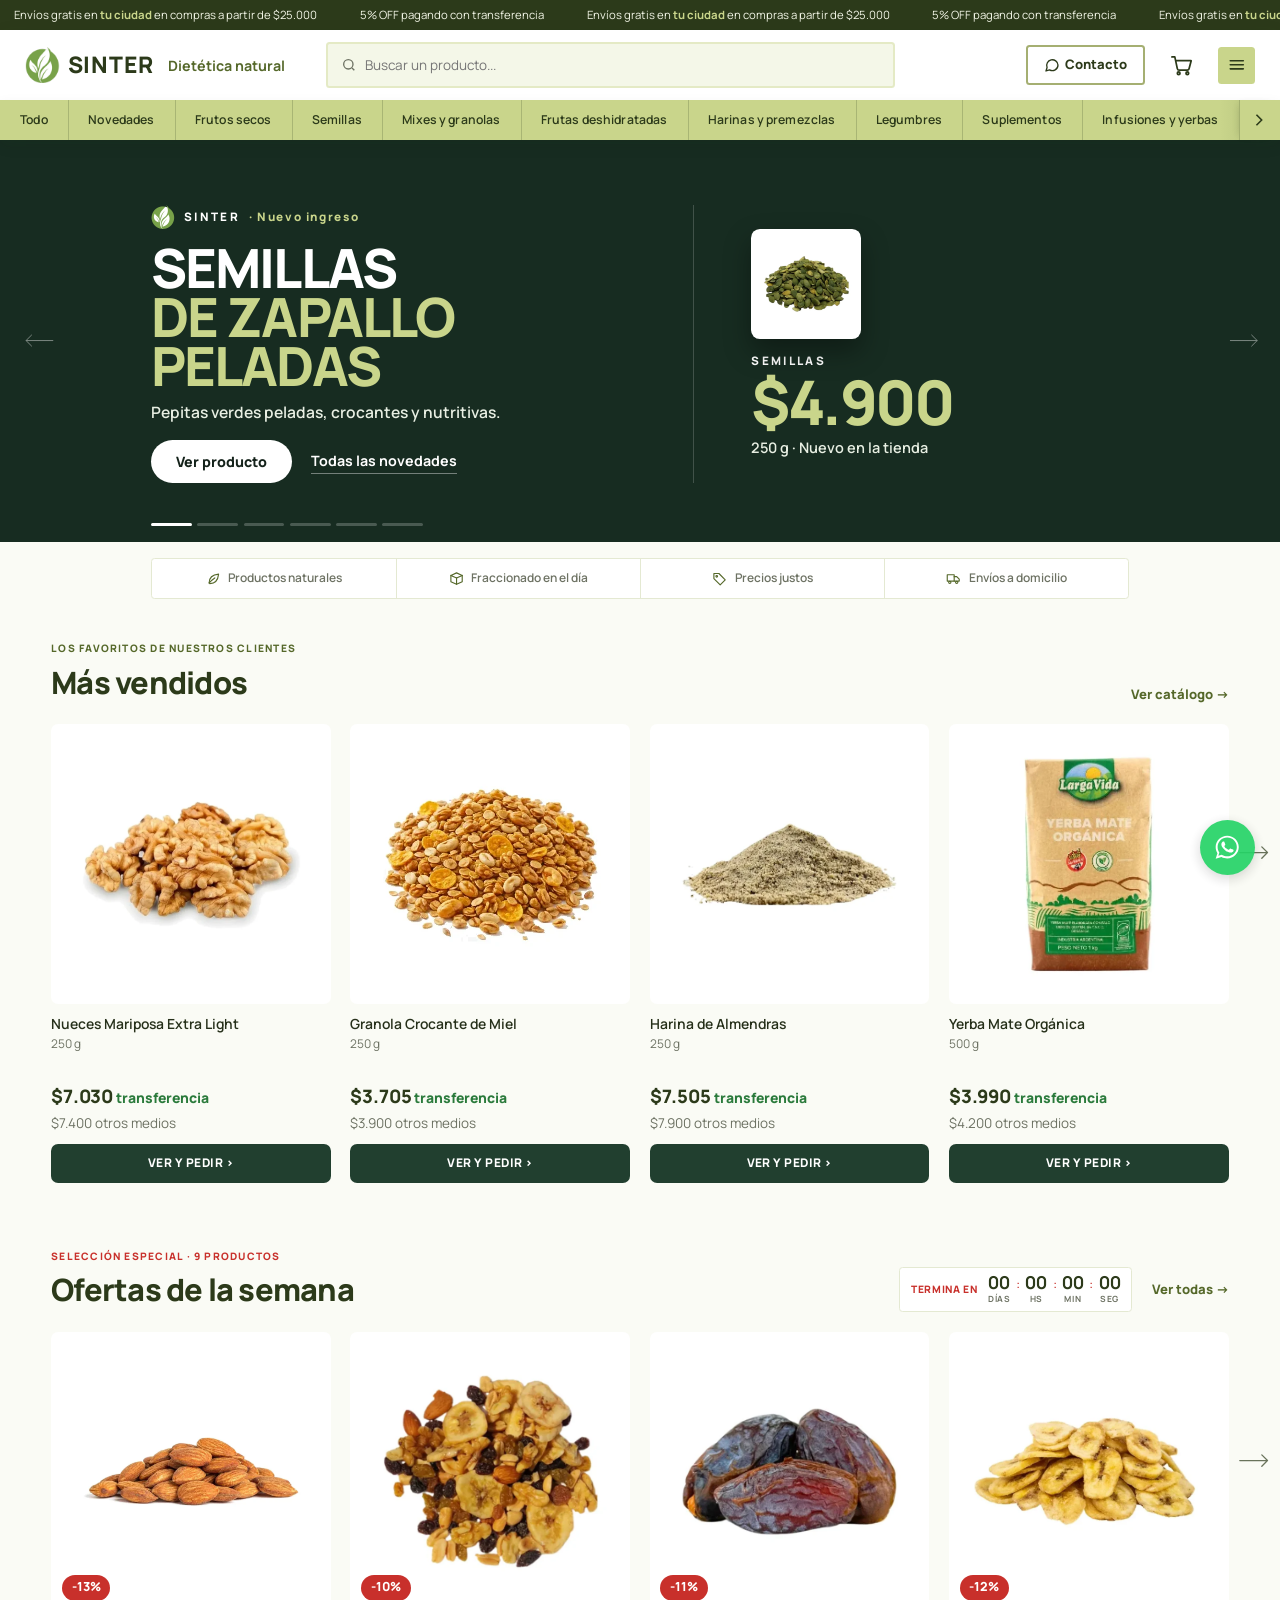
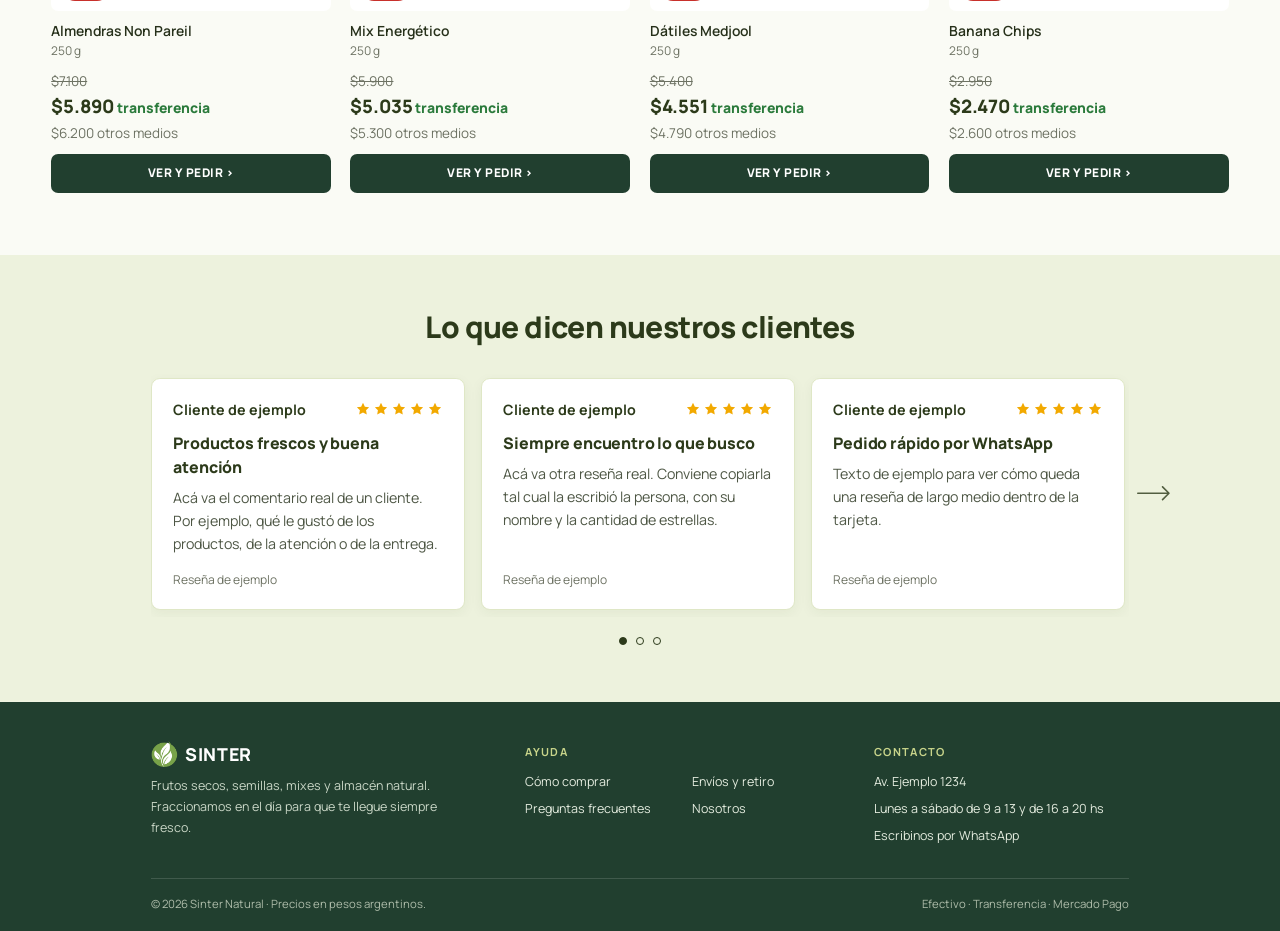
<file: index.html>
<!doctype html>
<html lang="es-AR">
<head>
  <meta charset="utf-8">
  <meta name="viewport" content="width=device-width, initial-scale=1">
  <title>Sinter Natural · Dietética online</title>
  <meta name="description" content="Dietética online: frutos secos, semillas, mixes, harinas y productos sin TACC. Pedí online y recibí en tu casa.">
  <link rel="icon" type="image/png" href="img/favicon.png">
  <link rel="apple-touch-icon" href="img/logo-192.png">
  <meta name="theme-color" content="#C9D58B">
  <link rel="preconnect" href="https://fonts.googleapis.com">
  <link href="https://fonts.googleapis.com/css2?family=Manrope:wght@400;500;600;700;800&display=swap" rel="stylesheet">
  <link rel="stylesheet" href="css/styles.css?v=perkg2">
</head>
<body>
  <div class="marquee" aria-label="Promoción de envío"><div class="marquee__track" id="marquee"></div></div>

  <header class="header" id="header">
    <div class="container header__row">
      <a href="#/" class="logo" aria-label="Inicio">
        <img class="logo__img js-logo" src="img/logo-96.png" srcset="img/logo-96.png 1x, img/logo-192.png 2x" width="40" height="40" alt=""><span class="logo__name js-short">SINTER</span>
        <span class="logo__tag js-tagline">Dietética natural</span>
      </a>
      <form class="search" id="searchForm" role="search">
        <svg width="18" height="18" viewBox="0 0 24 24" fill="none" stroke="currentColor" stroke-width="2"><circle cx="11" cy="11" r="7"/><path d="m20 20-3.5-3.5"/></svg>
        <input type="text" inputmode="search" enterkeyhint="search" id="searchInput" placeholder="Buscar un producto..." autocomplete="off" aria-label="Buscar productos">
        <ul class="search__suggest" id="searchSuggest" hidden></ul>
      </form>
      <a href="#/info/contacto" class="btn btn--ghost btn--sm header__contact">
        <svg width="18" height="18" viewBox="0 0 24 24" fill="none" stroke="currentColor" stroke-width="2" stroke-linecap="round" stroke-linejoin="round"><path d="M21 12a8.5 8.5 0 0 1-12.6 7.4L3 21l1.6-5.3A8.5 8.5 0 1 1 21 12z"/></svg>
        Contacto
      </a>
      <button class="icon-btn cart-btn" id="cartBtn" aria-label="Abrir pedido">
        <svg width="26" height="26" viewBox="0 0 24 24" fill="none" stroke="currentColor" stroke-width="1.8" stroke-linecap="round" stroke-linejoin="round"><circle cx="9" cy="20" r="1.4"/><circle cx="18" cy="20" r="1.4"/><path d="M2 3h3l2.6 12.2a2 2 0 0 0 2 1.6h8.2a2 2 0 0 0 2-1.5L22 7H6"/></svg>
        <span class="cart-btn__count" id="cartCount" hidden>0</span>
      </button>
      <button class="icon-btn menu-btn" id="menuBtn" aria-label="Abrir menú">
        <svg width="22" height="22" viewBox="0 0 24 24" fill="none" stroke="currentColor" stroke-width="2" stroke-linecap="round"><path d="M4 7h16M4 12h16M4 17h16"/></svg>
      </button>
    </div>
    <nav class="catbar" aria-label="Categorías">
      <div class="catbar__inner">
        <div class="catbar__main" id="catbar"></div>
        <!-- Buscador de la barra: solo visible al bajar, cuando se oculta el header -->
        <form class="search search--bar" id="barSearchForm" role="search" aria-hidden="true">
          <svg width="16" height="16" viewBox="0 0 24 24" fill="none" stroke="currentColor" stroke-width="2"><circle cx="11" cy="11" r="7"/><path d="m20 20-3.5-3.5"/></svg>
          <input type="text" inputmode="search" enterkeyhint="search" placeholder="Buscar un producto..." autocomplete="off" aria-label="Buscar productos" tabindex="-1">
          <ul class="search__suggest" hidden></ul>
        </form>
      </div>
    </nav>
  </header>

  <main id="app" class="main" tabindex="-1"></main>

  <footer class="footer">
    <!-- Pie completo (catálogo, inicio, productos) -->
    <div class="footer__full">
      <div class="container footer__grid">
        <div>
          <a href="#/" class="logo logo--footer"><img class="logo__img js-logo" src="img/logo-96.png" srcset="img/logo-96.png 1x, img/logo-192.png 2x" width="30" height="30" alt=""><span class="logo__name js-short">SINTER</span></a>
          <p>Frutos secos, semillas, mixes y almacén natural. Fraccionamos en el día para que te llegue siempre fresco.</p>
        </div>
        <div>
          <h4>Ayuda</h4>
          <ul>
            <li><a href="#/info/como-comprar">Cómo comprar</a></li>
            <li><a href="#/info/envios">Envíos y retiro</a></li>
            <li><a href="#/info/faq">Preguntas frecuentes</a></li>
            <li><a href="#/info/nosotros">Nosotros</a></li>
          </ul>
        </div>
        <div>
          <h4>Contacto</h4>
          <ul>
            <li class="js-address">Av. Ejemplo 1234</li>
            <li class="js-hours">Lun a Sáb · 9 a 13 y 16 a 20 hs</li>
            <li><a class="js-wa" target="_blank" rel="noopener">Escribinos por WhatsApp</a></li>
          </ul>
        </div>
      </div>
      <div class="footer__bottom container">
        <span>© <span class="js-year"></span> <span class="js-name">Sinter Natural</span> · Precios en pesos argentinos.</span>
        <span>Efectivo · Transferencia · Mercado Pago</span>
      </div>
    </div>
    <!-- Pie fino (solo páginas informativas) -->
    <div class="container footer__row footer__thin">
      <a href="#/" class="footer__brand"><img class="js-logo" src="img/logo-96.png" width="22" height="22" alt=""> <span class="js-name">Sinter Natural</span></a>
      <nav class="footer__links" aria-label="Ayuda">
        <a href="#/info/como-comprar">Cómo comprar</a>
        <a href="#/info/envios">Envíos y retiro</a>
        <a href="#/info/faq">Preguntas frecuentes</a>
        <a href="#/info/nosotros">Nosotros</a>
        <a href="#/info/contacto">Contacto</a>
        <a class="js-wa" target="_blank" rel="noopener">WhatsApp</a>
      </nav>
      <span class="footer__copy">© <span class="js-year"></span> <span class="js-name">Sinter Natural</span></span>
    </div>
  </footer>

  <!-- Barra flotante de pedido -->
  <div class="orderbar" id="orderbar" hidden>
    <button class="orderbar__main" id="orderbarOpen">
      <span class="orderbar__info"><small id="orderbarCount">1 artículo</small><b id="orderbarTotal">$0</b></span>
      <span class="orderbar__cta">Ver pedido</span>
    </button>
    <button class="orderbar__hide" id="orderbarHide" aria-label="Ocultar barra del pedido" title="Ocultar">
      <svg width="14" height="14" viewBox="0 0 24 24" fill="none" stroke="currentColor" stroke-width="2.4" stroke-linecap="round"><path d="M6 6l12 12M18 6L6 18"/></svg>
    </button>
  </div>
  <!-- Acceso mínimo al pedido cuando la barra está oculta -->
  <button class="orderpill" id="orderpill" hidden aria-label="Ver pedido">
    <svg width="20" height="20" viewBox="0 0 24 24" fill="none" stroke="currentColor" stroke-width="1.9" stroke-linecap="round" stroke-linejoin="round" aria-hidden="true"><circle cx="9" cy="20" r="1.4"/><circle cx="18" cy="20" r="1.4"/><path d="M2 3h3l2.6 12.2a2 2 0 0 0 2 1.6h8.2a2 2 0 0 0 2-1.5L22 7H6"/></svg><span class="orderpill__count" id="orderpillCount">1</span>
  </button>

  <!-- Botón flotante de WhatsApp -->
  <a class="wa-float" id="waFloat" target="_blank" rel="noopener" aria-label="Escribinos por WhatsApp">
    <svg width="24" height="24" viewBox="0 0 32 32" fill="currentColor" aria-hidden="true"><path d="M16 3C8.8 3 3 8.7 3 15.8c0 2.5.7 4.9 2 6.9L3 29l6.5-2c2 1.1 4.2 1.6 6.5 1.6 7.2 0 13-5.7 13-12.8S23.2 3 16 3zm0 23.3c-2 0-4-.6-5.7-1.6l-.4-.2-3.9 1.2 1.2-3.7-.3-.4c-1.1-1.7-1.7-3.7-1.7-5.8C5.2 9.9 10 5.2 16 5.2s10.8 4.7 10.8 10.6S22 26.3 16 26.3zm5.9-7.9c-.3-.2-1.9-.9-2.2-1-.3-.1-.5-.2-.7.2-.2.3-.8 1-1 1.2-.2.2-.4.2-.7.1-.3-.2-1.4-.5-2.6-1.6-1-.8-1.6-1.9-1.8-2.2-.2-.3 0-.5.1-.7l.5-.6c.2-.2.2-.3.3-.6.1-.2 0-.4 0-.6l-1-2.4c-.3-.6-.5-.5-.7-.5h-.6c-.2 0-.6.1-.9.4-.3.3-1.2 1.1-1.2 2.7s1.2 3.1 1.4 3.4c.2.2 2.4 3.6 5.8 5 2.9 1.1 3.4.9 4.1.8.6-.1 1.9-.8 2.2-1.5.3-.7.3-1.4.2-1.5-.1-.2-.3-.3-.6-.4z"/></svg>
  </a>

  <!-- Botón para volver arriba (aparece al bajar) -->
  <button class="to-top" id="toTop" type="button" aria-label="Volver arriba" title="Volver arriba">
    <svg width="18" height="18" viewBox="0 0 24 24" fill="none" stroke="currentColor" stroke-width="2.2" stroke-linecap="square"><path d="M5 15l7-7 7 7"/></svg>
  </button>

  <!-- Menú móvil -->
  <aside class="drawer drawer--menu" id="menuDrawer" aria-hidden="true">
    <div class="drawer__head"><h3>Menú</h3><button class="icon-btn" data-close aria-label="Cerrar"><svg width="18" height="18" viewBox="0 0 24 24" fill="none" stroke="currentColor" stroke-width="2" stroke-linecap="round"><path d="M6 6l12 12M18 6L6 18"/></svg></button></div>
    <div class="drawer__body menu-list" id="menuList"></div>
  </aside>

  <!-- Carrito -->
  <div class="overlay" id="overlay" hidden></div>
  <aside class="drawer" id="cartDrawer" aria-label="Tu pedido" aria-hidden="true">
    <div class="drawer__head"><h3>Tu pedido</h3><button class="icon-btn" data-close aria-label="Cerrar"><svg width="18" height="18" viewBox="0 0 24 24" fill="none" stroke="currentColor" stroke-width="2" stroke-linecap="round"><path d="M6 6l12 12M18 6L6 18"/></svg></button></div>
    <div class="drawer__body" id="cartBody"></div>
    <div class="drawer__foot" id="cartFoot"></div>
  </aside>

  <div class="toast" id="toast" role="status" aria-live="polite"></div>

  <script src="js/data.js?v=perkg2"></script>
  <script src="js/db.js?v=perkg2"></script>
  <script src="js/app.js?v=perkg2"></script>
  <script src="js/scale.js?v=perkg2"></script>
</body>
</html>
</file>
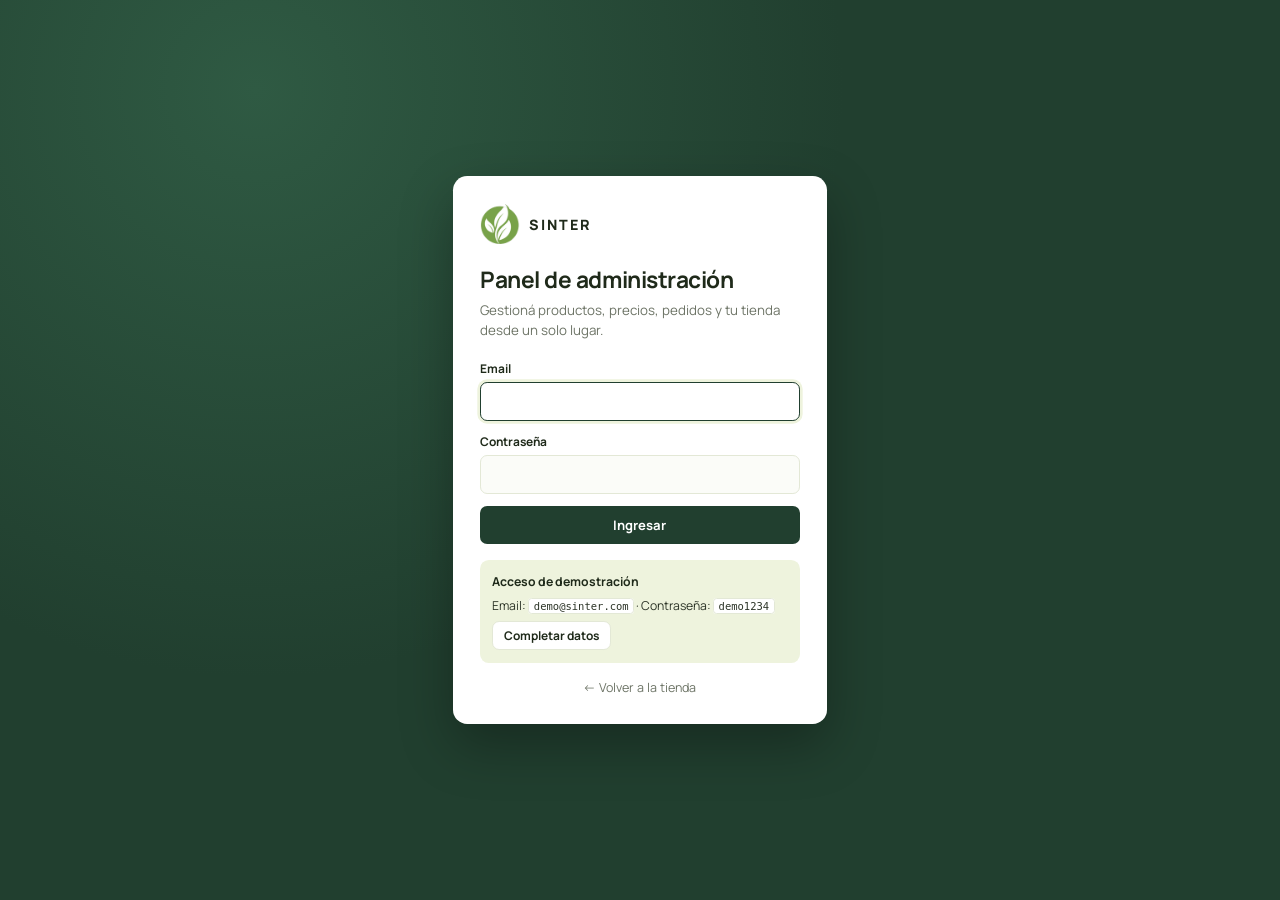
<file: admin.html>
<!doctype html>
<html lang="es-AR">
<head>
  <meta charset="utf-8">
  <meta name="viewport" content="width=device-width, initial-scale=1">
  <title>Panel · Sinter Natural</title>
  <meta name="robots" content="noindex">
  <link rel="icon" type="image/png" href="img/favicon.png">
  <meta name="theme-color" content="#213f2f">
  <link rel="preconnect" href="https://fonts.googleapis.com">
  <link href="https://fonts.googleapis.com/css2?family=Manrope:wght@400;500;600;700;800&display=swap" rel="stylesheet">
  <link rel="stylesheet" href="css/admin.css?v=perkg2">
</head>
<body>
  <!-- Ingreso -->
  <section class="login" id="login" hidden>
    <form class="login__card" id="loginForm" novalidate>
      <div class="login__brand"><img src="img/logo-96.png" width="40" height="40" alt=""> <span>SINTER</span></div>
      <h1>Panel de administración</h1>
      <p class="login__sub">Gestioná productos, precios, pedidos y tu tienda desde un solo lugar.</p>
      <label class="field">Email<input type="email" name="email" autocomplete="username" required></label>
      <label class="field">Contraseña<input type="password" name="pass" autocomplete="current-password" required></label>
      <p class="login__error" id="loginError" hidden></p>
      <button class="btn btn--primary btn--block" type="submit">Ingresar</button>
      <div class="login__demo">
        <b>Acceso de demostración</b>
        <span id="demoCreds"></span>
        <button type="button" class="btn btn--ghost btn--sm" id="fillDemo">Completar datos</button>
      </div>
      <a class="login__back" href="./">← Volver a la tienda</a>
    </form>
  </section>

  <!-- Panel -->
  <div class="shell" id="shell" hidden>
    <aside class="side" id="side">
      <a class="side__brand" href="#/inicio"><img src="img/logo-96.png" width="30" height="30" alt=""> <span>SINTER</span><small>Panel</small></a>
      <nav class="side__nav" id="sideNav"></nav>
      <div class="side__foot">
        <a class="side__link" href="./" target="_blank" rel="noopener"><span class="ico" data-ico="store"></span>Ver tienda</a>
        <button class="side__link" type="button" id="resetDemo"><span class="ico" data-ico="reset"></span>Restablecer demo</button>
      </div>
    </aside>
    <div class="side-overlay" id="sideOverlay" hidden></div>

    <div class="main">
      <header class="top">
        <button class="top__menu" type="button" id="menuBtn" aria-label="Abrir menú"><span class="ico" data-ico="menu"></span></button>
        <h1 class="top__title" id="pageTitle">Inicio</h1>
        <span class="badge-demo" title="Los cambios se guardan solo en este navegador">Modo demo</span>
        <div class="top__user">
          <span class="top__avatar" id="avatar">A</span>
          <div class="top__who"><b id="userName">Administrador</b><small id="userEmail"></small></div>
          <button class="btn btn--ghost btn--sm" type="button" id="logoutBtn">Salir</button>
        </div>
      </header>
      <main class="content" id="view" tabindex="-1"></main>
    </div>
  </div>

  <div class="toast" id="toast" role="status" aria-live="polite"></div>

  <script src="js/data.js?v=perkg2"></script>
  <script src="js/db.js?v=perkg2"></script>
  <script src="js/admin.js?v=perkg2"></script>
  <script src="js/scale.js?v=perkg2"></script>
</body>
</html>
</file>
<file: css/styles.css>
:root {
  --catbar-line: rgba(44,58,26,.2);   /* todas las divisiones de la barra de categorías */
  /* Paleta blanco + verde pistacho */
  --pistachio: #C9D58B;
  --pistachio-dark: #aebd66;
  --pistachio-light: #e6ecc8;
  --pistachio-soft: #f4f7e8;
  --ink: #2c3a1a;          /* verde oliva muy oscuro: textos y títulos */
  --green: #55682a;        /* oliva: links, detalles */
  --green-dark: #2c3a1a;
  --green-deep: #2c3a1a;
  --green-soft: #f1f5e1;
  --gold: #C9D58B;         /* (antes dorado) ahora pistacho */
  --gold-dark: #aebd66;
  --cream: #fafbf5;
  --paper: #ffffff;
  --red: #c8302b;
  --text: #26301a;
  --muted: #6d7263;
  --border: #e4e9d2;
  --radius: 0.25rem;
  --shadow: 0 0.375rem 1.375rem rgba(31, 42, 34, .08);
  --serif: "Manrope", system-ui, sans-serif;   /* títulos con la misma letra que el resto */
}

* { box-sizing: border-box; }
[hidden] { display: none !important; }
html { scroll-behavior: smooth; background: var(--pistachio); }
body {
  margin: 0; font-family: "Manrope", system-ui, sans-serif; color: var(--text);
  background: var(--cream); line-height: 1.5;
}
a { color: inherit; text-decoration: none; }
button { font: inherit; cursor: pointer; color: inherit; }
input, select, textarea { font: inherit; color: inherit; }
.container { width: min(68.75rem, 100% - 2rem); margin-inline: auto; }
.page-enter { animation: pageIn .28s ease-out; }
@keyframes pageIn { from { opacity: 0; } to { opacity: 1; } }
@media (prefers-reduced-motion: reduce) { .page-enter { animation: none; } }
.main { padding-top: 1.5rem; outline: none; min-height: 50vh; }
h1, h2, h3 { font-family: var(--serif); font-weight: 800; letter-spacing: -.025em; }

/* ---------- Marquee ---------- */
.marquee { background: var(--ink); color: #f2f5e6; font-size: .8rem; overflow: hidden; white-space: nowrap; padding: 0.4375rem 0; }
.marquee__track { display: inline-flex; gap: 3rem; animation: marquee 40s linear infinite; padding-left: 1rem; }
.marquee__track b { color: var(--pistachio); }
@keyframes marquee { to { transform: translateX(-50%); } }
@media (prefers-reduced-motion: reduce) { .marquee__track { animation: none; } }

/* ---------- Header ---------- */
.header { background: #fff; color: var(--ink); position: sticky; top: 0; z-index: 50; box-shadow: 0 0.25rem 1.125rem rgba(44, 58, 26, .08); }
.header__row { display: flex; align-items: center; gap: 1.375rem; padding: 0.875rem 0; width: 100%; max-width: none; padding-inline: 1.75rem; margin: 0; }

/* Al bajar: se oculta la fila superior del header y queda solo la barra de categorías */
.header { transition: transform .4s cubic-bezier(.22,.61,.36,1); will-change: transform; }
.header.is-scrolled { transform: translateY(calc(-1 * var(--row-h, 4.375rem))); }
.header.is-scrolled .header__row { visibility: hidden; transition: visibility 0s .4s; }
.header.no-anim, .header.no-anim * { transition: none !important; }
.logo { display: flex; align-items: center; gap: 0.5rem; flex: none; }
.logo__mark {
  width: 2.375rem; height: 2.375rem; border-radius: 0.25rem; background: var(--gold); color: var(--green-deep);
  font-family: var(--serif); font-size: 1.6rem; display: grid; place-items: center; line-height: 1;
}
.logo__name { font-weight: 800; font-size: 1.6rem; letter-spacing: .04em; }
.logo__tag { color: var(--green); font-weight: 700; margin-left: 0.5rem; white-space: nowrap; }
.header__links { display: flex; gap: 1.625rem; font-weight: 700; font-size: .95rem; white-space: nowrap; color: var(--ink); letter-spacing: .01em; }
.header__links a { position: relative; }
.header__links a::after { content: ""; position: absolute; left: 0; right: 0; bottom: -0.25rem; height: 2px; background: var(--pistachio-dark); transform: scaleX(0); transition: transform .25s; }
.header__links a:hover::after { transform: scaleX(1); }
.icon-btn { background: none; border: 0; padding: 0.375rem; border-radius: 0.25rem; display: grid; place-items: center; color: var(--ink); }
.icon-btn:hover { background: var(--pistachio-soft); }
.menu-btn:hover { background: var(--pistachio-dark); }
.cart-btn { position: relative; }
.cart-btn__count {
  position: absolute; top: -2px; right: -0.25rem; background: var(--red); color: #fff; font-size: .68rem; font-weight: 800;
  min-width: 1.125rem; height: 1.125rem; border-radius: 0.25rem; display: grid; place-items: center; padding: 0 0.25rem;
}
.cart-btn.bump { animation: bump .35s; }
@keyframes bump { 50% { transform: scale(1.25); } }
.menu-btn { background: var(--pistachio); color: var(--ink); width: 2.625rem; height: 2.625rem; border-radius: 0.25rem; }

/* ---------- Buttons ---------- */
.btn {
  display: inline-flex; align-items: center; justify-content: center; gap: 0.5rem; border: 0; font-weight: 800;
  background: var(--pistachio); color: var(--ink); padding: 0.75rem 1.375rem; border-radius: 0.25rem; transition: background .15s, color .15s, transform .1s;
}
.btn:hover { background: var(--pistachio-dark); }
.btn:active { transform: translateY(1px); }
.btn--gold { background: var(--pistachio); color: var(--ink); }
.btn--offer { background: var(--red); color: #fff; }
.btn--offer:hover { background: #a92520; }
.btn--sm { padding: 0.5625rem 1.125rem; font-size: .92rem; }
.btn--ghost { background: transparent; color: var(--ink); border: 2px solid var(--pistachio-dark); }
.btn--ghost:hover { background: var(--pistachio-soft); }
.btn--block { width: 100%; }
.btn--wa { background: #1fa855; color: #fff; }
.btn--wa:hover { background: #18843f; }
.btn[disabled] { background: #b9b9b9; box-shadow: none; cursor: not-allowed; }

/* ---------- Search (en el header) ---------- */
.search {
  position: relative; flex: 1; min-width: 16.25rem; max-width: 40rem; margin-inline: auto; display: flex; align-items: center; gap: 0.625rem;
  background: var(--pistachio-soft); color: var(--text); border: 2px solid var(--pistachio-light); border-radius: 0.25rem; padding: 0 0.875rem; transition: border-color .2s, box-shadow .2s, background .2s;
}
.search:focus-within { border-color: var(--pistachio-dark); background: #fff; box-shadow: 0 0 0 0.1875rem rgba(201,213,139,.35); }
.search svg { color: var(--muted); flex: none; }
.search input { flex: 1; min-width: 0; border: 0; outline: none; padding: 0.75rem 0; background: none; font-size: .95rem; transition: padding .3s ease; }
.search__suggest {
  position: absolute; top: calc(100% + 0.375rem); left: 0; right: 0; background: #fff; list-style: none; margin: 0;
  padding: 0.375rem; border-radius: 0.25rem; box-shadow: var(--shadow); z-index: 60; border: 1px solid var(--border);
}
.search__suggest a { display: flex; gap: 0.75rem; align-items: center; padding: 0.5rem 0.625rem; border-radius: 0.25rem; }
.search__suggest a:hover, .search__suggest a.hl { background: var(--green-soft); }
.search__suggest small { margin-left: auto; color: var(--red); font-weight: 800; }
.search__suggest .ph { width: 2.25rem; height: 2.25rem; font-size: 1.3rem; border-radius: 0.25rem; }

/* ---------- Category bar (ancho completo, clara) ---------- */
.catbar { background: var(--pistachio); color: var(--ink); box-shadow: 0 0.375rem 1rem rgba(44, 58, 26, .08); }
.catbar__inner { display: flex; align-items: stretch; height: 3.25rem; width: 100%; }
.catbar__main { display: flex; flex: 1; min-width: 0; }

/* Buscador dentro de la barra (oculto hasta que se esconde el header) */
.search--bar {
  flex: 0 0 auto; width: 0; min-width: 0; max-width: none; margin: 0.5rem 0; padding: 0; opacity: 0; overflow: hidden;
  background: #fff; border: 1px solid transparent; visibility: hidden;
  transition: width .4s cubic-bezier(.22,.61,.36,1), margin .4s ease, padding .4s ease, opacity .25s ease, visibility 0s .4s;
}
.search--bar input { padding: 0; font-size: .9rem; }
.header.is-scrolled .search--bar {
  width: 18.75rem; margin: 0.5rem 1.25rem 0.5rem 0.25rem; padding: 0 0.75rem; opacity: 1; overflow: visible; visibility: visible;
  border-color: rgba(44,58,26,.15); transition: width .4s cubic-bezier(.22,.61,.36,1), margin .4s ease, padding .4s ease, opacity .3s ease .1s, visibility 0s;
}
.search--bar:focus-within { border-color: var(--green); box-shadow: 0 0 0 0.1875rem var(--green-soft); background: #fff; }
.catbar__scroller { position: relative; flex: 1; min-width: 0; display: flex; }
.catbar__chips { display: flex; flex: 1; min-width: 0; overflow: hidden; }
.catbar__chips::-webkit-scrollbar { display: none; }
.chip {
  position: relative; flex: 1 0 auto; display: flex; align-items: center; justify-content: center; padding: 0 1.25rem;
  white-space: nowrap; font-weight: 600; font-size: .88rem; color: var(--ink); letter-spacing: .01em;
  transition: color .3s ease, background .3s ease;
}
.chip + .chip::before { content: ""; position: absolute; left: 0; top: 0; bottom: 0; width: 1px; background: var(--catbar-line); }
.chip::after { content: ""; position: absolute; left: 0; right: 0; bottom: 0; height: 0.1875rem; background: var(--ink); transform: scaleX(0); transition: transform .35s cubic-bezier(.22,.61,.36,1); }
.chip { -webkit-tap-highlight-color: transparent; }
.chip:hover { color: var(--ink); }
.chip:focus { outline: none; }
.chip:focus-visible { outline: 2px solid var(--ink); outline-offset: -0.25rem; }
@media (hover: hover) { .chip:hover::after { transform: scaleX(1); } }
.chip.active { color: var(--ink); font-weight: 800; }
.chip.active::after { transform: scaleX(1); }
.chip--offer { color: #a92520; font-weight: 800; }

.chip--offer::after { background: var(--red); }
.chip--offer.active { color: var(--red); }
.catbar__arrow {
  position: relative; flex: none; width: 3.25rem; border: 0; padding: 0; display: grid; place-items: center;
  background: var(--pistachio); color: var(--ink); transition: background .15s, color .15s;
}
@media (hover: hover) { .catbar__arrow:hover { background: var(--ink); color: #fff; } }
.catbar__arrow:active { background: rgba(44,58,26,.12); }
.catbar__arrow { -webkit-tap-highlight-color: transparent; }
.catbar__arrow--prev { order: -1; border-right: 1px solid var(--catbar-line); }
.catbar__arrow--next { border-left: 1px solid var(--catbar-line); }
.catbar__arrow--next::before {
  content: ""; position: absolute; right: 100%; top: 0; bottom: 0; width: 3.5rem; pointer-events: none;
  background: linear-gradient(90deg, rgba(201,213,139,0), var(--pistachio));
}
.catbar__arrow--prev::after {
  content: ""; position: absolute; left: 100%; top: 0; bottom: 0; width: 3.5rem; pointer-events: none;
  background: linear-gradient(270deg, rgba(201,213,139,0), var(--pistachio));
}

/* ---------- Carrusel de novedades ---------- */
.carousel { position: relative; overflow: hidden; margin: -1.5rem 0 0; background: #fff; border-bottom: 1px solid var(--border); }
.carousel__track { display: flex; transition: transform .8s cubic-bezier(.65,0,.35,1); will-change: transform; }
.slide { flex: 0 0 100%; min-width: 0; background: linear-gradient(115deg, #fff 0%, #fff 48%, var(--pistachio-soft) 48%, var(--pistachio-light) 100%); }
.slide--alt { background: linear-gradient(115deg, var(--pistachio-soft) 0%, var(--pistachio-soft) 48%, var(--pistachio) 48%, var(--pistachio-light) 100%); }
.slide__inner { display: grid; grid-template-columns: 1.1fr 1fr; gap: 2.5rem; align-items: center; min-height: 28.75rem; padding-block: 3.5rem 4.5rem; }
.slide__text > * { opacity: 0; transform: translateY(1.125rem); transition: opacity .6s ease, transform .6s cubic-bezier(.22,.61,.36,1); }
.slide.is-active .slide__text > * { opacity: 1; transform: none; }
.slide.is-active .slide__text > *:nth-child(2) { transition-delay: .08s; }
.slide.is-active .slide__text > *:nth-child(3) { transition-delay: .16s; }
.slide.is-active .slide__text > *:nth-child(4) { transition-delay: .24s; }
.slide.is-active .slide__text > *:nth-child(5) { transition-delay: .32s; }
.slide__kicker {
  display: inline-block; background: var(--pistachio); color: var(--ink); font-size: .72rem; font-weight: 800; letter-spacing: .14em;
  text-transform: uppercase; padding: 0.375rem 0.75rem; border-radius: 0.25rem;
}
.slide--alt .slide__kicker { background: var(--ink); color: #fff; }
.slide__title { font-size: clamp(2.2rem, 4.6vw, 3.8rem); line-height: 1.02; margin: 1rem 0 0.75rem; color: var(--ink); }
.slide__desc { font-size: 1.05rem; color: #4a5340; max-width: 28.75rem; margin: 0 0 1.125rem; }
.slide__price { display: flex; align-items: baseline; gap: 0.75rem; margin-bottom: 1.375rem; }
.slide__price b { font-size: 2rem; color: var(--ink); }
.slide__price b.now { color: var(--red); }
.slide__price small { color: var(--muted); font-weight: 700; }
.slide__price .old { margin: 0; font-size: 1rem; }
.slide__ctas { display: flex; gap: 0.625rem; flex-wrap: wrap; }
.slide__ctas .btn:first-child { background: var(--ink); color: #fff; }
.slide__ctas .btn:first-child:hover { background: #1d270f; }
.slide__visual {
  position: relative; justify-self: center; width: min(25rem, 100%); aspect-ratio: 1; display: grid; place-items: center;
  background: #fff; border-radius: 0.25rem; box-shadow: 0 1.5rem 3.125rem rgba(44,58,26,.14); border: 1px solid var(--border);
  transform: scale(.94) rotate(-2deg); opacity: .6; transition: transform .9s cubic-bezier(.22,.61,.36,1), opacity .6s ease;
}
.slide.is-active .slide__visual { transform: none; opacity: 1; }
.slide__emoji { font-size: clamp(7rem, 14vw, 11rem); filter: drop-shadow(0 1.125rem 1.125rem rgba(0,0,0,.14)); }
.slide__stamp {
  position: absolute; top: 1.125rem; right: -0.625rem; background: var(--red); color: #fff; font-weight: 800; font-size: .78rem;
  letter-spacing: .14em; text-transform: uppercase; padding: 0.5rem 0.875rem; border-radius: 0.25rem; box-shadow: 0 0.5rem 1.125rem rgba(200,48,43,.3);
}
.carousel__arrow {
  position: absolute; top: 50%; transform: translateY(-50%); width: 3rem; height: 3rem; border: 1px solid var(--border); border-radius: 0.25rem;
  background: rgba(255,255,255,.9); color: var(--ink); display: grid; place-items: center; z-index: 2; transition: background .15s, color .15s;
}
.carousel__arrow:hover { background: var(--ink); color: #fff; }
.carousel__arrow--prev { left: 1.25rem; }
.carousel__arrow--next { right: 1.25rem; }
.carousel__dots { position: absolute; left: 0; right: 0; bottom: 1.375rem; display: flex; justify-content: center; gap: 0.5rem; z-index: 2; }
.carousel__dots button { width: 2.125rem; height: 0.25rem; padding: 0; border: 0; border-radius: 2px; background: rgba(44,58,26,.18); overflow: hidden; }
.carousel__dots button span { display: block; height: 100%; width: 0; background: var(--ink); }
.carousel__dots button.active span { animation: carProgress var(--car-delay, 5500ms) linear forwards; }
.carousel.paused .carousel__dots button.active span { animation-play-state: paused; }
@keyframes carProgress { from { width: 0; } to { width: 100%; } }
@media (prefers-reduced-motion: reduce) {
  .carousel__track, .slide__text > *, .slide__visual { transition: none; }
  .carousel__dots button.active span { animation: none; width: 100%; }
}
.pill {
  display: inline-flex; align-items: center; gap: 0.5rem; background: var(--red); color: #fff; font-size: .72rem; font-weight: 800;
  letter-spacing: .06em; padding: 0.4375rem 0.875rem; border-radius: 0.25rem; text-transform: uppercase;
}
.eyebrow { display: block; font-size: .72rem; font-weight: 800; letter-spacing: .12em; text-transform: uppercase; color: var(--green); margin-bottom: 2px; }
.eyebrow--red { color: var(--red); }
.badge-new {
  position: absolute; top: 0.5rem; left: 0.5rem; background: var(--pistachio); color: var(--ink); font-size: .66rem; font-weight: 800;
  letter-spacing: .1em; text-transform: uppercase; padding: 0.1875rem 0.5rem; border-radius: 0.1875rem;
}
.section__more { text-align: center; margin-top: 1.125rem; }
.countdown { position: relative; color: var(--text); text-align: center; flex: none; }
.countdown--inline { display: flex; align-items: center; gap: 0.75rem; background: #fff; border: 1px solid var(--border); border-radius: 0.25rem; padding: 0.375rem 0.75rem; }
.countdown--inline .countdown__nums { margin: 0; gap: 0.375rem; }
.countdown--inline .countdown__nums b { font-size: 1.25rem; }
.countdown--inline .countdown__nums i { font-size: 1rem; }
.countdown__title { color: var(--red); font-weight: 800; font-size: .72rem; letter-spacing: .06em; text-transform: uppercase; }
.countdown__nums { display: flex; gap: 0.625rem; align-items: flex-start; justify-content: center; margin: 0.375rem 0; }
.countdown__nums div { display: grid; }
.countdown__nums b { font-size: 1.9rem; color: var(--ink); line-height: 1.1; font-variant-numeric: tabular-nums; }
.countdown__nums small { font-size: .6rem; color: var(--muted); font-weight: 700; letter-spacing: .08em; }
.countdown__nums i { color: var(--red); font-style: normal; font-size: 1.4rem; }
.countdown__foot { font-size: .72rem; color: var(--muted); }

.benefits {
  position: relative; margin: 1.5rem 0 0; background: #fff; border-radius: 0.25rem; display: grid; grid-template-columns: repeat(4, 1fr);
  border: 1px solid var(--border);
}
.benefit { display: flex; align-items: center; justify-content: center; gap: 0.625rem; padding: 1.125rem 0.625rem; font-weight: 700; font-size: .92rem; color: var(--ink); }
.benefit span { width: 2.375rem; height: 2.375rem; display: grid; place-items: center; background: var(--pistachio-light); border-radius: 0.25rem; }
.benefit + .benefit { border-left: 1px solid var(--border); }
.benefit span { font-size: 1.3rem; }

/* ---------- Sections ---------- */
.section { padding: 2.5rem 0 0.375rem; }
.section--offers { margin-top: 1.875rem; padding: 1.875rem 1.5rem 1.75rem; background: #fff; border: 1px solid var(--border); border-top: 0.25rem solid var(--red); border-radius: 0.25rem; }
.section__head { display: flex; justify-content: space-between; align-items: flex-end; gap: 0.75rem; margin-bottom: 1.125rem; flex-wrap: wrap; }
.section__head h2 { margin: 0; font-size: 1.9rem; color: var(--green-dark); }
.section__head a { color: var(--green); font-weight: 800; font-size: .9rem; }

.cat-grid { display: grid; grid-template-columns: repeat(auto-fill, minmax(8.75rem, 1fr)); gap: 0.75rem; }
.cat-tile {
  background: #fff; border: 1px solid var(--border); border-radius: 0.25rem; padding: 1.125rem 0.625rem; text-align: center; font-weight: 700;
  color: var(--green-dark); transition: transform .2s, box-shadow .2s; font-size: .92rem;
}
.cat-tile:hover { transform: translateY(-0.1875rem); box-shadow: var(--shadow); }
.cat-tile .ph { width: 4rem; height: 4rem; border-radius: 0.25rem; margin: 0 auto 0.5rem; font-size: 2rem; }

/* ---------- Product grid / card ---------- */
.grid { display: grid; grid-template-columns: repeat(4, 1fr); gap: 0.875rem; }
.card {
  background: #fff; border: 1px solid var(--border); border-radius: 0.25rem; padding: 0.5rem; display: flex; flex-direction: column;
  transition: transform .2s, box-shadow .2s;
}
.card:hover { transform: translateY(-0.1875rem); box-shadow: var(--shadow); }
.ph { display: grid; place-items: center; position: relative; overflow: hidden; }
.card__img { aspect-ratio: 16 / 10; border-radius: 0.25rem; font-size: 4.2rem; }
.card__img .out { position: absolute; inset: 0; background: rgba(255,255,255,.65); display: grid; place-items: center; font-size: .85rem; font-weight: 800; color: var(--muted); }
.card__body { padding: 0.75rem 0.375rem 0.25rem; display: flex; flex-direction: column; flex: 1; }
.card__kicker { font-size: .66rem; font-weight: 800; letter-spacing: .08em; color: var(--red); text-transform: uppercase; opacity: .8; }
.card__kicker--tag { color: var(--green); }
.card__name { font-weight: 800; margin: 2px 0 0; font-size: 1rem; }
.card__variant { color: var(--muted); font-size: .8rem; }
.card__prices { margin-top: auto; padding-top: 0.875rem; }
.price-top { display: flex; justify-content: space-between; align-items: center; min-height: 1.375rem; }
.off { background: var(--red); color: #fff; font-size: .7rem; font-weight: 800; padding: 0.1875rem 0.5rem; border-radius: 0.25rem; }
.old { color: var(--muted); text-decoration: line-through; font-size: .8rem; margin-left: auto; }
.now { font-size: 1.45rem; font-weight: 800; color: var(--red); }
.now--plain { color: var(--text); }
.card .btn { width: 100%; margin-top: 0.5rem; font-size: .78rem; letter-spacing: .05em; padding: 0.75rem; border-radius: 0.25rem; }

/* ---------- Catalog ---------- */
.page { background: var(--paper); border-radius: 0.25rem; box-shadow: var(--shadow); padding: 1.625rem 1.125rem; margin-bottom: 1.875rem; }
.breadcrumb { font-size: .85rem; color: var(--muted); margin-bottom: 0.375rem; }
.breadcrumb a:hover { color: var(--green); }
.page__title { margin: 0 0 1.125rem; font-size: 2.2rem; color: var(--green-dark); }
.catalog { display: grid; grid-template-columns: 13.75rem 1fr; gap: 1.375rem; align-items: start; }
.catalog .grid { grid-template-columns: repeat(3, 1fr); }
.filters { background: #fff; border: 1px solid var(--border); border-radius: 0.25rem; padding: 1.125rem; position: sticky; top: 6.25rem; }
.filters h4 { margin: 1rem 0 0.5rem; font-size: .78rem; letter-spacing: .08em; text-transform: uppercase; color: var(--muted); }
.filters h4:first-child { margin-top: 0; }
.filters label { display: flex; gap: 0.5rem; align-items: center; padding: 0.1875rem 0; cursor: pointer; font-size: .92rem; }
.filters input[type=checkbox] { accent-color: var(--green); }
.toolbar { display: flex; justify-content: space-between; align-items: center; gap: 0.75rem; margin-bottom: 0.875rem; flex-wrap: wrap; font-size: .9rem; color: var(--muted); }
.toolbar select { padding: 0.5rem 0.75rem; border-radius: 0.25rem; border: 1px solid var(--border); background: #fff; }
.filters-toggle { display: none; }
.empty { text-align: center; padding: 3.125rem 1rem; color: var(--muted); grid-column: 1 / -1; }
.empty div { font-size: 3rem; }

/* ---------- Product detail ---------- */
.pdp { display: grid; grid-template-columns: 1fr 1fr; gap: 2.125rem; }
.pdp__img { aspect-ratio: 1; border-radius: 0.25rem; font-size: 10rem; }
.pdp h1 { margin: 0.25rem 0; font-size: 2.4rem; color: var(--green-dark); line-height: 1.1; }
.pdp .now { font-size: 2.2rem; }
.pdp__transfer { color: var(--green); font-weight: 700; font-size: .92rem; }
.pdp__desc { color: #444; }
.tags { display: flex; gap: 0.375rem; flex-wrap: wrap; margin: 0.625rem 0; }
.tag { background: var(--green-soft); color: var(--green-dark); font-size: .74rem; font-weight: 800; padding: 0.25rem 0.625rem; border-radius: 0.25rem; }
.label { font-size: .78rem; font-weight: 800; letter-spacing: .06em; text-transform: uppercase; color: var(--muted); margin: 1rem 0 0.375rem; }
.variants { display: flex; gap: 0.5rem; flex-wrap: wrap; }
.variant { border: 2px solid var(--border); background: #fff; padding: 0.5rem 1rem; border-radius: 0.25rem; font-weight: 700; }
.variant.active { border-color: var(--green); background: var(--green-soft); color: var(--green-dark); }
.qty { display: inline-flex; align-items: center; border: 2px solid var(--border); border-radius: 0.25rem; background: #fff; overflow: hidden; }
.qty button { border: 0; background: none; width: 2.375rem; height: 2.75rem; font-size: 1.2rem; }
.qty button:hover { background: var(--green-soft); }
.qty input { width: 2.5rem; text-align: center; border: 0; font-weight: 800; -moz-appearance: textfield; background: none; }
.qty input::-webkit-outer-spin-button, .qty input::-webkit-inner-spin-button { -webkit-appearance: none; }
.qty--sm button { width: 1.75rem; height: 1.875rem; font-size: 1rem; }
.qty--sm input { width: 1.75rem; font-size: .9rem; }
.pdp__buy { display: flex; gap: 0.625rem; margin-top: 1.125rem; }
.pdp__buy .btn { flex: 1; }
.pdp__info { margin-top: 1.125rem; display: grid; gap: 0.5rem; font-size: .9rem; }
.pdp__info div { background: #fff; border: 1px solid var(--border); border-radius: 0.25rem; padding: 0.625rem 0.875rem; }
.stock-low { color: var(--red); font-weight: 800; font-size: .85rem; }

/* ---------- Drawers ---------- */
.overlay { position: fixed; inset: 0; background: rgba(10, 25, 15, .5); z-index: 90; }
.drawer {
  position: fixed; top: 0; right: 0; height: 100%; width: min(26.875rem, 100%); background: var(--paper); z-index: 100;
  display: flex; flex-direction: column; transform: translateX(100%); transition: transform .3s ease; visibility: hidden;
}
.drawer--menu { width: min(20rem, 90%); }
.drawer.open { transform: none; visibility: visible; }
.drawer__head { display: flex; justify-content: space-between; align-items: center; padding: 1rem 1.25rem; background: var(--pistachio); color: var(--ink); }
.drawer__head h3 { margin: 0; font-size: 1.5rem; }
.drawer__body { flex: 1; overflow-y: auto; padding: 0.5rem 1.25rem; }
.drawer__foot { border-top: 1px solid var(--border); padding: 1rem 1.25rem; display: grid; gap: 0.625rem; background: #fff; }
.menu-list a { display: flex; gap: 0.625rem; align-items: center; padding: 0.75rem 0.25rem; border-bottom: 1px solid var(--border); font-weight: 700; }
.menu-list h5 { margin: 1.125rem 0 0.25rem; font-size: .72rem; letter-spacing: .08em; text-transform: uppercase; color: var(--muted); }
.line { display: grid; grid-template-columns: 3.5rem 1fr auto; gap: 0.75rem; padding: 0.875rem 0; border-bottom: 1px solid var(--border); align-items: center; }
.line .ph { width: 3.5rem; height: 3.5rem; border-radius: 0.25rem; font-size: 1.8rem; }
.line__name { font-weight: 800; font-size: .92rem; }
.line__meta { color: var(--muted); font-size: .8rem; }
.line__right { text-align: right; display: grid; gap: 0.375rem; justify-items: end; font-weight: 800; }
.line__remove { border: 0; background: none; color: var(--muted); font-size: .76rem; text-decoration: underline; padding: 0; }
.free-ship { background: var(--green-soft); border-radius: 0.25rem; padding: 0.625rem 0.75rem; font-size: .85rem; margin: 0.625rem 0; }
.free-ship__bar { height: 0.4375rem; background: #fff; border-radius: 0.25rem; margin-top: 0.375rem; overflow: hidden; }
.free-ship__bar div { height: 100%; background: var(--green); transition: width .3s; }
.row { display: flex; justify-content: space-between; gap: 0.75rem; font-size: .95rem; }
.row--total { font-size: 1.25rem; font-weight: 800; }
.row--green { color: var(--green); font-weight: 700; }

/* ---------- Order bar ---------- */
.orderbar {
  position: fixed; bottom: 0.875rem; left: 50%; transform: translateX(-50%); width: min(45rem, calc(100% - 1.5rem)); z-index: 80;
  background: var(--ink); color: #fff; border: 0; border-left: 0.3125rem solid var(--pistachio); border-radius: 0.25rem;
  display: flex; justify-content: space-between; align-items: center; padding: 0.75rem 1.375rem; box-shadow: 0 0.625rem 1.875rem rgba(0,0,0,.3);
  animation: rise .35s ease;
}
@keyframes rise { from { transform: translate(-50%, 120%); } }
.orderbar__info { display: grid; text-align: left; }
.orderbar__info small { font-size: .7rem; letter-spacing: .1em; color: var(--pistachio); font-weight: 800; }
.orderbar__info b { font-size: 1.25rem; }
.orderbar__cta { font-weight: 800; padding: 0.5rem 0.875rem; background: var(--pistachio); color: var(--ink); border-radius: 0.25rem; }

/* ---------- Checkout ---------- */
.checkout { display: grid; grid-template-columns: 1.4fr 1fr; gap: 1.375rem; align-items: start; }
.panel { background: #fff; border: 1px solid var(--border); border-radius: 0.25rem; padding: 1.375rem; }
.panel h3 { margin: 0 0 0.75rem; color: var(--green-dark); font-size: 1.5rem; }
.form-grid { display: grid; grid-template-columns: 1fr 1fr; gap: 0.75rem; margin-bottom: 1.125rem; }
.field { display: grid; gap: 0.25rem; font-size: .86rem; font-weight: 700; }
.field--full { grid-column: 1 / -1; }
.field input, .field textarea { padding: 0.6875rem 0.75rem; border: 1px solid var(--border); border-radius: 0.25rem; font-weight: 500; background: var(--paper); }
.field input:focus, .field textarea:focus { outline: 2px solid var(--green); border-color: transparent; }
.options { display: grid; gap: 0.5rem; margin-bottom: 1.125rem; }
.option { display: flex; align-items: center; gap: 0.625rem; border: 2px solid var(--border); border-radius: 0.25rem; padding: 0.75rem; cursor: pointer; background: var(--paper); }
.option:has(input:checked) { border-color: var(--green); background: var(--green-soft); }
.option input { accent-color: var(--green); }
.option small { color: var(--muted); display: block; font-size: .8rem; }
.option .right { margin-left: auto; font-weight: 800; }
.summary-line { display: flex; justify-content: space-between; gap: 0.5rem; font-size: .88rem; padding: 0.375rem 0; border-bottom: 1px dashed var(--border); }
.success { text-align: center; padding: 1.875rem 0.625rem; }
.success div { font-size: 4rem; }
.success h1 { color: var(--green-dark); }

/* ---------- Info pages ---------- */
.info { max-width: 47.5rem; }
.info h1 { color: var(--green-dark); font-size: 2.3rem; margin-top: 0; }
.info details { border-bottom: 1px solid var(--border); padding: 0.875rem 0; }
.info summary { font-weight: 800; cursor: pointer; }
.steps { counter-reset: s; list-style: none; padding: 0; display: grid; gap: 0.75rem; }
.steps li { counter-increment: s; background: #fff; border: 1px solid var(--border); border-radius: 0.25rem; padding: 0.875rem 0.875rem 0.875rem 3.625rem; position: relative; }
.steps li::before { content: counter(s); position: absolute; left: 0.875rem; top: 0.75rem; width: 2rem; height: 2rem; border-radius: 0.25rem; background: var(--gold); color: var(--green-deep); font-weight: 800; display: grid; place-items: center; }

/* ---------- Footer ---------- */
.footer { background: var(--pistachio); color: var(--ink); padding: 1.875rem 0 0; margin-top: 3rem; }
.footer__grid { display: grid; grid-template-columns: 1.3fr 1.6fr 1fr 1.2fr; gap: 1.75rem; font-size: .88rem; }
.footer p { margin: 0.375rem 0 0; }
.logo--footer { color: var(--ink); margin-bottom: 0.625rem; }
.footer .logo__mark { background: #fff; }
.footer h4 { color: var(--ink); margin: 0 0 0.625rem; font-size: .78rem; letter-spacing: .12em; text-transform: uppercase; }
.footer ul { list-style: none; padding: 0; margin: 0; display: grid; gap: 0.25rem; }
.footer a:hover { text-decoration: underline; }
.footer__bottom { display: flex; justify-content: space-between; gap: 0.75rem; flex-wrap: wrap; font-size: .8rem; padding: 0.75rem 0 0.875rem; margin-top: 1.375rem; border-top: 1px solid rgba(44,58,26,.18); }

.toast {
  position: fixed; left: 50%; top: 5.625rem; transform: translate(-50%, -10rem); background: var(--ink); color: #fff; border-left: 0.3125rem solid var(--pistachio);
  padding: 0.75rem 1.25rem; border-radius: 0.25rem; font-weight: 700; z-index: 120; transition: transform .3s; box-shadow: var(--shadow);
}
.toast.show { transform: translate(-50%, 0); }

/* ---------- Responsive ---------- */
@media (max-width: 980px) {
  .grid { grid-template-columns: repeat(3, 1fr); }
  .catalog { grid-template-columns: 1fr; }
  .catalog .grid { grid-template-columns: repeat(3, 1fr); }
  .filters { position: static; display: none; }
  .filters.open { display: block; }
  .filters-toggle { display: inline-flex; }
  .pdp, .checkout { grid-template-columns: 1fr; }
  .header__links, .logo__tag { display: none; }
  .slide__inner { grid-template-columns: 1fr 16.25rem; gap: 1.5rem; min-height: 23.75rem; }
  .carousel__arrow { display: none; }
  .footer__grid { grid-template-columns: 1fr 1fr; }
}
@media (max-width: 640px) {
  .header__row { gap: 0.625rem; flex-wrap: wrap; }
  .logo { margin-right: auto; }
  .search { order: 5; flex-basis: 100%; max-width: none; min-width: 0; }
  .header__row { padding-inline: 1rem; }
  .header__offers { padding: 0.5rem 0.75rem; font-size: .8rem; }
  .logo__name { font-size: 1.25rem; }
  .grid, .catalog .grid { grid-template-columns: repeat(2, 1fr); gap: 0.625rem; }
  .card__img { font-size: 3rem; }
  .now { font-size: 1.15rem; }
  .slide__inner { grid-template-columns: 1fr; padding-block: 1.75rem 3.5rem; min-height: 0; gap: 1.125rem; }
  .slide, .slide--alt { background: linear-gradient(180deg, #fff 0%, var(--pistachio-soft) 100%); }
  .slide--alt { background: linear-gradient(180deg, var(--pistachio-soft) 0%, var(--pistachio-light) 100%); }
  .slide__visual { order: -1; width: 100%; aspect-ratio: 16 / 9; }
  .slide__emoji { font-size: 6rem; }
  .slide__stamp { right: 0.625rem; }
  .slide__desc { font-size: .95rem; }
  .section--offers { padding: 1.375rem 0.75rem; }
  .countdown--inline { width: 100%; justify-content: space-between; }
  .catbar__inner { height: auto; flex-wrap: wrap; }
  .catbar__main { flex: 1 0 100%; height: 2.875rem; padding-left: 0; }
  .chip { padding: 0 1rem; font-size: .84rem; }
  .catbar__arrow { width: 2.75rem; }
  .benefits { grid-template-columns: 1fr 1fr; margin: 1rem 0 0; }
  .benefit { font-size: .8rem; padding: 0.875rem 0.375rem; }
  .benefit:nth-child(3) { border-left: 0; }
  .benefit:nth-child(n+3) { border-top: 1px solid var(--border); }
  .page { padding-left: 0.625rem; padding-right: 0.625rem; }
  .form-grid { grid-template-columns: 1fr; }
  .footer__grid { grid-template-columns: 1fr; }
  .pdp__img { font-size: 7rem; }
}

/* Header: ocultar links cuando no entra todo */
@media (max-width: 1250px) { .header__links { display: none; } }
.header__offers { white-space: nowrap; flex: none; }

/* Celular: en el header solo logo, carrito y menú (menú bien a la derecha).
   "Ver ofertas", Nosotros, Cómo comprar y Contacto quedan dentro del menú. */
@media (max-width: 768px) {
  .header__offers, .header__links { display: none; }
  .logo { margin-right: auto; }
  .cart-btn { margin-left: auto; }
}
.menu-list .menu-offer { color: var(--red); }

/* Celular: buscador fino, siempre debajo de la barra de categorías */
@media (max-width: 640px) {
  #searchForm { display: none; }
  .catbar { background: #fff; }
  .catbar__main { background: var(--pistachio); }
  .search--bar, .header.is-scrolled .search--bar {
    order: 2; flex: 0 0 auto; width: calc(100% - 1.5rem); height: 2.125rem; margin: 0.375rem 0.75rem; padding: 0 0.625rem;
    opacity: 1; visibility: visible; overflow: visible; background: var(--pistachio-soft); border: 1px solid var(--border); transition: none;
  }
  .search--bar svg { width: 0.875rem; height: 0.875rem; }
  .search--bar input { font-size: .85rem; }
}

/* Header en computadora: Contacto + carrito + menú */
.header__contact { flex: none; white-space: nowrap; margin-left: auto; gap: 0.375rem; }
#searchForm { margin-inline: 1.5rem; }

/* Botón flotante de WhatsApp: chico y sutil (computadora y celular) */
.wa-float {
  display: grid; position: fixed; right: 1.5rem; bottom: 1.5rem; z-index: 70; width: 3.25rem; height: 3.25rem; border-radius: 50%;
  background: #25d366; color: #fff; place-items: center; box-shadow: 0 0.25rem 0.875rem rgba(0,0,0,.18); opacity: .92;
  transition: transform .2s, opacity .2s, bottom .3s ease;
}
.wa-float:hover, .wa-float:active { opacity: 1; transform: scale(1.06); }
@media (max-width: 768px) {
  .wa-float { right: 0.875rem; bottom: 1rem; width: 2.875rem; height: 2.875rem; }
  .wa-float svg { width: 1.375rem; height: 1.375rem; }
  .orderbar:not([hidden]) ~ .wa-float { bottom: 5.5rem; }   /* no tapar la barra "Ver pedido" */
  .header__contact { display: none; }
}

/* El buscador de la barra es un bloque aparte: separado por una línea de alto completo */
@media (min-width: 641px) {
  .header.is-scrolled .catbar__scroller { border-right: 1px solid var(--catbar-line); }
  .header.is-scrolled .search--bar { margin-left: 1rem; }
}

/* Barra por páginas: nunca hay categorías cortadas */
.catbar__chips.is-measuring .chip { flex: 0 0 auto; }
.chip.is-first::before { display: none; }
/* Degradé muy leve junto a las flechas: sugiere que las categorías siguen por debajo.
   Solo toca el margen del bloque vecino, sin taparle el texto. */
.catbar__arrow--next { box-shadow: -0.3125rem 0 0.5rem -0.375rem rgba(44,58,26,.22); }
.catbar__arrow--prev { box-shadow: 0.3125rem 0 0.5rem -0.375rem rgba(44,58,26,.22); z-index: 1; }
.catbar__arrow--next::before, .catbar__arrow--prev::after {
  display: block; content: ""; position: absolute; top: 0; bottom: 0; width: 1.375rem; pointer-events: none;
}
.catbar__arrow--next::before { right: 100%; left: auto; background: linear-gradient(90deg, rgba(44,58,26,0), rgba(44,58,26,.05)); }
.catbar__arrow--prev::after { left: 100%; right: auto; background: linear-gradient(270deg, rgba(44,58,26,0), rgba(44,58,26,.05)); }
.catbar__chips.slide-next .chip { animation: chipsNext .35s cubic-bezier(.22,.61,.36,1); }
.catbar__chips.slide-prev .chip { animation: chipsPrev .35s cubic-bezier(.22,.61,.36,1); }
@keyframes chipsNext { from { opacity: 0; transform: translateX(1.75rem); } }
@keyframes chipsPrev { from { opacity: 0; transform: translateX(-1.75rem); } }

/* Sin líneas dobles junto a las flechas */
.catbar__arrow--prev + .catbar__chips .chip.is-first::before { display: none; }

/* Páginas informativas: sin barra de categorías, con botón "Volver al catálogo" */
body.no-catbar .catbar { display: none; }
.back-btn { margin-bottom: 2rem; gap: 0.375rem; }

/* Páginas informativas más aireadas */
body.no-catbar .page { padding: 2.5rem 3rem 3.5rem; }
.info h1 { margin: 0 0 1.75rem; line-height: 1.1; }
.info p { margin: 0 0 1.125rem; line-height: 1.7; max-width: 40rem; }
.info .steps { gap: 1rem; margin: 0; }
.info details { padding: 1.125rem 0; }
.info details p { margin: 0.75rem 0 0; }
.info-list { list-style: none; padding: 0; margin: 0 0 2rem; display: grid; gap: 0; max-width: 35rem; border-top: 1px solid var(--border); }
.info-list li { display: grid; grid-template-columns: 7.5rem 1fr; gap: 1rem; padding: 1rem 0; border-bottom: 1px solid var(--border); }
.info-list span { font-size: .72rem; font-weight: 800; letter-spacing: .12em; text-transform: uppercase; color: var(--green); padding-top: 0.1875rem; }
@media (max-width: 640px) {
  body.no-catbar .page { padding: 1.75rem 1.25rem 2.5rem; }
  .back-btn { margin-bottom: 1.5rem; }
  .info-list li { grid-template-columns: 1fr; gap: 0.25rem; }
}

/* WhatsApp más grande en computadora */
@media (min-width: 769px) {
  .wa-float { width: 3.875rem; height: 3.875rem; right: 1.75rem; bottom: 1.75rem; }
  .wa-float svg { width: 2rem; height: 2rem; }
}

/* Footer más compacto en celular: dos columnas */
@media (max-width: 640px) {
  .footer { padding-top: 1.5rem; margin-top: 2.25rem; }
  .footer__grid { grid-template-columns: 1fr 1fr; gap: 1.25rem 1rem; }
  .footer__grid > div:first-child { grid-column: 1 / -1; }
  .footer__bottom { flex-direction: column; gap: 0.25rem; }
}

/* Fotos de producto */
.ph.has-img { border: 1px solid var(--border); }
.ph img { position: absolute; inset: 0; width: 100%; height: 100%; object-fit: contain; display: block; padding: 0.375rem; box-sizing: border-box; }
.card__img.has-img { border: 0; }
.card__img.has-img img { transition: transform .35s ease; }
.card:hover .card__img.has-img img { transform: scale(1.04); }
.pdp__img.has-img img { padding: 1.75rem; }
.slide__photo { width: 84%; height: 84%; object-fit: contain; }

/* Sin emojis: monogramas e íconos de línea */
.mono { font-family: var(--serif); font-size: 3.4rem; line-height: 1; opacity: .85; }
.card__img .mono { font-size: 4rem; }
.pdp__img .mono { font-size: 9rem; }
.line .ph .mono, .search__suggest .ph .mono { font-size: 1.5rem; }
.cat-tile .ph .mono { font-size: 2rem; }
.slide__mono .mono { font-size: clamp(7rem, 14vw, 11rem); }
.ico { flex: none; vertical-align: middle; }
.benefit span { color: var(--ink); }
.empty div { color: var(--pistachio-dark); }
.success__icon { color: #1fa855; }
.pdp__info div { display: flex; align-items: flex-start; gap: 0.625rem; }
.pdp__info .ico { color: var(--green); margin-top: 1px; }
.filters-toggle .ico { margin-right: 2px; }
.drawer__head .icon-btn { color: var(--ink); }

/* Footer compacto: marca + Ayuda + Contacto, sin categorías */
.footer { padding-top: 1.375rem; margin-top: 2.5rem; }
.footer__grid { grid-template-columns: 1.4fr 1fr 1fr; gap: 1.5rem; align-items: start; }
.logo--footer { margin-bottom: 0.25rem; }
.footer .logo__mark { width: 1.875rem; height: 1.875rem; font-size: 1.25rem; }
.footer .logo__name { font-size: 1.25rem; }
.footer p { margin: 0.25rem 0 0; max-width: 22.5rem; line-height: 1.45; }
.footer h4 { margin: 2px 0 0.375rem; }
.footer ul { gap: 2px; }
.footer__grid > div:nth-child(2) ul { grid-template-columns: 1fr 1fr; column-gap: 1rem; }   /* Ayuda en 2 columnas */
.footer__bottom { margin-top: 1rem; padding: 0.625rem 0 0.75rem; }
@media (max-width: 980px) { .footer__grid { grid-template-columns: 1fr 1fr; } .footer__grid > div:first-child { grid-column: 1 / -1; } }
@media (max-width: 640px) {
  .footer { padding-top: 1.125rem; margin-top: 1.75rem; }
  .footer__grid { gap: 0.875rem 1rem; }
  .footer__grid > div:nth-child(2) ul { grid-template-columns: 1fr; }
}

/* Logo */
.logo__img { width: 2.5rem; height: 2.5rem; display: block; flex: none; }

/* El pie siempre queda abajo de todo: en páginas cortas el contenido se estira, no el pie */
body { display: flex; flex-direction: column; min-height: 100vh; }
.main { flex: 1 0 auto; }
.footer { flex: none; }

/* ---------- Pie de página: completo en el sitio, fino en las páginas informativas ---------- */
.footer { padding: 1.375rem 0 0; margin-top: 2.5rem; background: var(--pistachio); }
.footer .footer__thin { display: none; }
body.has-orderbar .footer { padding-bottom: 5rem; }   /* lugar para la barra "Ver pedido" */
.footer .logo__img { width: 1.875rem; height: 1.875rem; }

.footer__row { display: flex; align-items: center; justify-content: space-between; gap: 0.625rem 1.5rem; flex-wrap: wrap; min-height: 3.25rem; padding-block: 0.75rem; font-size: .84rem; }
.footer__brand { display: flex; align-items: center; gap: 0.5rem; font-weight: 800; color: var(--ink); }
.footer__brand img { display: block; }
.footer__links { display: flex; flex-wrap: wrap; gap: 0.25rem 1.25rem; }
.footer__links a { color: var(--ink); opacity: .85; }
.footer__links a:hover { opacity: 1; text-decoration: underline; }
.footer__copy { color: var(--ink); opacity: .7; font-size: .78rem; }

/* ---------- Páginas informativas: sección y pie del mismo color marrón claro ---------- */
:root { --kraft: #e7d8bf; --kraft-line: rgba(92, 64, 32, .25); }
body.no-catbar { background: var(--kraft); }
body.no-catbar .page { background: transparent; box-shadow: none; }
body.no-catbar .info-list, body.no-catbar .info-list li, body.no-catbar .info details { border-color: var(--kraft-line); }
body.no-catbar .steps li { background: rgba(255,255,255,.45); border-color: var(--kraft-line); }
body.no-catbar .footer { background: var(--kraft); margin-top: 0; padding-top: 0; }
body.no-catbar .footer__full { display: none; }
body.no-catbar .footer .footer__thin { display: flex; border-top: 1px solid var(--kraft-line); }   /* mini línea de división */

@media (max-width: 760px) {
  .footer__row { flex-direction: column; justify-content: center; text-align: center; gap: 0.5rem; padding-block: 1rem; }
  .footer__links { justify-content: center; gap: 0.25rem 0.875rem; }
}

/* ---------- Pie de página verde oscuro (#213F2F), más espaciado ---------- */
:root { --forest: #213f2f; }
.footer { background: var(--forest); color: #e4ecdf; padding-top: 2.75rem; margin-top: 3.5rem; }
.footer__grid { gap: 3rem; }
.footer .logo__name, .footer .logo--footer { color: #fff; }
.footer p { color: #c9d6c6; line-height: 1.65; margin-top: 0.625rem; }
.footer h4 { color: var(--pistachio); margin: 0.25rem 0 0.875rem; }
.footer ul { gap: 0.5625rem; }
.footer a { color: #e4ecdf; }
.footer a:hover { color: #fff; }
.footer__bottom { margin-top: 2.25rem; padding: 1.125rem 0 1.375rem; border-top: 1px solid rgba(255,255,255,.14); color: #aebcaa; }
/* Con la barra "Ver pedido" visible, el pie termina por encima de ella */
body.has-orderbar .footer { padding-bottom: 0; }
body.has-orderbar .footer__bottom { padding-bottom: 7.25rem; }
/* Las páginas informativas mantienen su franja marrón clara */
body.no-catbar .footer { color: var(--ink); padding-top: 0; margin-top: 0; }
body.no-catbar .footer a { color: var(--ink); }
body.has-orderbar.no-catbar .footer { padding-bottom: 6.25rem; }
@media (max-width: 640px) {
  .footer { padding-top: 2rem; margin-top: 2.5rem; }
  .footer__grid { gap: 1.75rem 1.25rem; }
  .footer__bottom { margin-top: 1.625rem; }
}
.footer__grid { grid-template-columns: 1.3fr 1.2fr 1fr; }
.footer__grid > div:nth-child(2) ul { column-gap: 2rem; }
.footer__grid li { white-space: nowrap; }
@media (max-width: 980px) { .footer__grid { grid-template-columns: 1fr 1fr; } .footer__grid li { white-space: normal; } }

/* =========================================================
   Páginas informativas en verde oscuro (#213F2F)
   ========================================================= */
body.no-catbar { background: var(--forest); color: #e4ecdf; }
body.no-catbar .page { background: transparent; box-shadow: none; padding: 3.5rem 0 5rem; }
body.no-catbar .info { max-width: 45rem; }

/* Botón volver */
body.no-catbar .back-btn { color: #fff; border-color: rgba(255,255,255,.35); margin-bottom: 2.75rem; }
body.no-catbar .back-btn:hover { background: rgba(255,255,255,.08); border-color: #fff; }

/* Títulos y textos */
.info__eyebrow { display: block; font-size: .74rem; font-weight: 800; letter-spacing: .16em; text-transform: uppercase; color: var(--pistachio); margin-bottom: 0.625rem; }
body.no-catbar .info h1 { color: #fff; font-size: clamp(2.4rem, 5vw, 3.4rem); margin: 0 0 1.125rem; line-height: 1.05; }
.info__lead { font-size: 1.2rem; color: #fff !important; margin: 0 0 1.625rem !important; }
body.no-catbar .info p { color: #cfdacb; line-height: 1.8; margin: 0 0 1.375rem; }
body.no-catbar .info b { color: #fff; }

/* Listas de datos (contacto, envíos) */
body.no-catbar .info-list { border-top: 1px solid rgba(255,255,255,.14); margin: 0.5rem 0 2.5rem; max-width: none; }
body.no-catbar .info-list li { grid-template-columns: 11.875rem 1fr; gap: 1.5rem; padding: 1.375rem 0; border-bottom: 1px solid rgba(255,255,255,.14); color: #fff; line-height: 1.6; }
body.no-catbar .info-list span { color: var(--pistachio); padding-top: 0.25rem; }

/* Pasos (cómo comprar) */
body.no-catbar .steps { gap: 0.875rem; margin-top: 0.5rem; }
body.no-catbar .steps li { background: rgba(255,255,255,.05); border: 1px solid rgba(255,255,255,.12); padding: 1.375rem 1.5rem 1.375rem 4.75rem; display: grid; gap: 0.375rem; line-height: 1.6; }
body.no-catbar .steps li::before { left: 1.5rem; top: 1.375rem; width: 2.125rem; height: 2.125rem; background: var(--pistachio); color: var(--forest); }
body.no-catbar .steps li span { color: #cfdacb; }

/* Tarjetas (nosotros) */
.info-cards { list-style: none; padding: 0; margin: 2.125rem 0 0; display: grid; grid-template-columns: repeat(3, 1fr); gap: 0.875rem; }
.info-cards li { background: rgba(255,255,255,.05); border: 1px solid rgba(255,255,255,.12); border-top: 0.1875rem solid var(--pistachio); border-radius: 0.25rem; padding: 1.25rem; display: grid; gap: 0.375rem; }
.info-cards b { color: #fff; font-size: 1.05rem; }
.info-cards span { color: #cfdacb; font-size: .92rem; line-height: 1.55; }

/* Preguntas frecuentes */
body.no-catbar .faq { border-top: 1px solid rgba(255,255,255,.14); margin-top: 0.5rem; }
body.no-catbar .info details { border-bottom: 1px solid rgba(255,255,255,.14); padding: 0; }
body.no-catbar .info summary { list-style: none; display: flex; justify-content: space-between; align-items: center; gap: 1rem; padding: 1.375rem 0; color: #fff; font-size: 1.05rem; }
body.no-catbar .info summary::-webkit-details-marker { display: none; }
body.no-catbar .info summary::after { content: "+"; color: var(--pistachio); font-size: 1.5rem; font-weight: 400; line-height: 1; transition: transform .25s; }
body.no-catbar .info details[open] summary::after { transform: rotate(45deg); }
body.no-catbar .info details p { margin: -0.375rem 0 1.375rem; padding-right: 2.5rem; }

/* Botón principal (contacto) */
.info__cta { background: var(--pistachio); color: var(--forest); padding: 0.875rem 1.625rem; }
.info__cta:hover { background: #dfe8b0; }

/* Pie fino en las mismas páginas: mismo verde con una línea fina de división */
body.no-catbar .footer { background: var(--forest); color: #cfdacb; }
body.no-catbar .footer .footer__thin { border-top: 1px solid rgba(255,255,255,.14); padding-block: 1.125rem; }
body.no-catbar .footer a, body.no-catbar .footer__brand { color: #e4ecdf; }
body.no-catbar .footer__copy { color: #aebcaa; opacity: 1; }

@media (max-width: 640px) {
  body.no-catbar .page { padding: 2.25rem 0.25rem 3.5rem; }
  body.no-catbar .back-btn { margin-bottom: 2rem; }
  body.no-catbar .info-list li { grid-template-columns: 1fr; gap: 0.375rem; padding: 1.125rem 0; }
  body.no-catbar .steps li { padding: 1.125rem 1.125rem 1.125rem 4.125rem; }
  body.no-catbar .steps li::before { left: 1.125rem; top: 1.125rem; }
  .info-cards { grid-template-columns: 1fr; }
  body.no-catbar .info details p { padding-right: 0; }
}

/* Páginas informativas en dos columnas (computadora): todo entra en pantalla junto al pie */
body.no-catbar .info.info-layout { max-width: none; }
@media (min-width: 981px) {
  body.no-catbar .page { padding: 2.75rem 0 2.25rem; }
  .info-layout { display: grid; grid-template-columns: minmax(17.5rem, 23.75rem) 1fr; column-gap: 4.5rem; align-items: start; }
  .info__aside { position: sticky; top: 8.75rem; }
  body.no-catbar .back-btn { margin-bottom: 2.25rem; }
  body.no-catbar .info h1 { font-size: clamp(2.4rem, 3.6vw, 3.2rem); }
  .info__lead { margin-bottom: 0 !important; }
  .info__body { padding-top: 0.25rem; }
  body.no-catbar .info-list { margin: 0 0 2rem; }
  body.no-catbar .steps, body.no-catbar .faq { margin-top: 0; }
  body.no-catbar .steps li { padding-block: 1.125rem; }
  body.no-catbar .steps li::before { top: 1.125rem; }
  .info-cards { margin-top: 1.75rem; }
  .info__body > p:first-child { margin-top: 0; }
}

/* Botones "Ver y pedir" en el mismo verde del pie de página */
.card .btn { background: var(--forest); color: #fff; }
.card .btn:hover { background: #2d5440; }

/* El menú y el carrito siempre con texto oscuro (no heredan el texto claro de las páginas verdes) */
.drawer, .search__suggest { color: var(--text); }
.toast { color: #fff; }   /* letras blancas sobre el fondo oscuro del aviso */
.drawer .menu-list a { color: var(--ink); }
.drawer .menu-list .menu-offer { color: var(--red); }

/* =========================================================
   Carrusel de novedades: banda oscura tipo campaña
   ========================================================= */
.carousel--bold { background: var(--nv-bg); border: 0; color: #fff; }
.carousel--bold .slide, .carousel--bold .slide--alt { background: var(--nv-bg); }
.nv { display: grid; grid-template-columns: 1.25fr 1fr; align-items: stretch; min-height: 29.375rem; padding-block: 3rem 4rem; }
.nv__left { display: flex; flex-direction: column; justify-content: center; padding-right: 3.5rem; border-right: 1px solid rgba(255,255,255,.18); }
.nv__right { display: flex; flex-direction: column; justify-content: center; padding-left: 4rem; gap: 1.375rem; }

.nv__brand { display: flex; align-items: center; gap: 0.625rem; font-weight: 800; letter-spacing: .2em; font-size: .82rem; margin-bottom: 1.625rem; }
.nv__brand span { color: var(--pistachio); letter-spacing: .14em; }
.nv__title {
  font-family: "Manrope", system-ui, sans-serif; font-weight: 800; text-transform: uppercase; margin: 0 0 1.375rem;
  font-size: clamp(2.6rem, 5.2vw, 5.6rem); line-height: .9; letter-spacing: -.035em; overflow-wrap: anywhere;
}
.nv__title span { display: block; color: #fff; }
.nv__title em { display: block; font-style: normal; color: var(--pistachio); }
.nv__desc { font-size: 1.25rem; font-weight: 600; color: #e8efe3; margin: 0 0 1.75rem; max-width: 32.5rem; line-height: 1.35; }
.nv__ctas { display: flex; align-items: center; gap: 1.375rem; flex-wrap: wrap; }
.nv__btn { background: #fff; color: #14221a; font-weight: 800; font-size: 1.05rem; padding: 0.9375rem 2.125rem; border-radius: 62.4375rem; transition: transform .15s, background .15s; }
.nv__btn:hover { background: var(--pistachio); transform: translateY(-1px); }
.nv__link { color: #fff; font-weight: 700; border-bottom: 1px solid rgba(255,255,255,.4); padding-bottom: 2px; }
.nv__link:hover { border-color: #fff; }

.nv__photo { width: 9.375rem; aspect-ratio: 1; background: #fff; border-radius: 0.625rem; display: grid; place-items: center; position: relative; overflow: hidden; box-shadow: 0 0.875rem 1.875rem rgba(0,0,0,.35); }
.nv__photo img { width: 100%; height: 100%; object-fit: contain; padding: 0.625rem; box-sizing: border-box; }
.nv__photo .mono { font-size: 4.5rem; }
.nv__price small { display: block; font-weight: 800; letter-spacing: .2em; text-transform: uppercase; font-size: .82rem; color: #fff; margin-bottom: 0.375rem; }
.nv__price b { display: block; font-weight: 800; color: var(--pistachio); font-size: clamp(3.6rem, 7.4vw, 7.6rem); line-height: .9; letter-spacing: -.04em; }
.nv__price span { display: block; margin-top: 0.875rem; font-size: 1.15rem; font-weight: 600; color: #e8efe3; }

/* Animación de entrada del contenido de cada novedad */
.carousel--bold .nv__left > *, .carousel--bold .nv__right > * { opacity: 0; transform: translateY(1rem); transition: opacity .55s ease, transform .55s cubic-bezier(.22,.61,.36,1); }
.carousel--bold .slide.is-active .nv__left > *, .carousel--bold .slide.is-active .nv__right > * { opacity: 1; transform: none; }
.carousel--bold .slide.is-active .nv__left > :nth-child(2) { transition-delay: .06s; }
.carousel--bold .slide.is-active .nv__left > :nth-child(3) { transition-delay: .12s; }
.carousel--bold .slide.is-active .nv__left > :nth-child(4) { transition-delay: .18s; }
.carousel--bold .slide.is-active .nv__right > :nth-child(1) { transition-delay: .14s; }
.carousel--bold .slide.is-active .nv__right > :nth-child(2) { transition-delay: .2s; }

/* Flechas finas a los costados */
.carousel--bold .carousel__arrow { background: none; border: 0; color: #fff; width: 3.5rem; height: 2.75rem; opacity: .85; }
.carousel--bold .carousel__arrow:hover { background: none; color: var(--pistachio); opacity: 1; }
.carousel--bold .carousel__arrow--prev { left: 1rem; }
.carousel--bold .carousel__arrow--next { right: 1rem; }

/* Progreso abajo a la izquierda, en líneas finas */
.carousel--bold .carousel__dots { left: max(1rem, calc((100% - 68.75rem) / 2)); right: auto; bottom: 1.625rem; justify-content: flex-start; gap: 0.375rem; }
.carousel--bold .carousel__dots button { width: 2.875rem; height: 0.1875rem; background: rgba(255,255,255,.22); border-radius: 2px; }
.carousel--bold .carousel__dots button span { background: #fff; }

/* Tablet */
@media (max-width: 980px) {
  .nv { grid-template-columns: 1.3fr 1fr; min-height: 23.75rem; padding-block: 2.25rem 3.5rem; }
  .nv__left { padding-right: 2rem; }
  .nv__right { padding-left: 2rem; }
  .nv__desc { font-size: 1.05rem; }
  .nv__photo { width: 6.875rem; }
}

/* Celular: banner compacto, deja ver lo que sigue */
@media (max-width: 640px) {
  .carousel--bold .carousel__arrow { display: none; }
  .nv { grid-template-columns: 1fr 6rem; grid-template-rows: auto; gap: 0 0.875rem; min-height: 0; padding-block: 1.125rem 2.125rem; align-items: center; }
  .nv__left { border-right: 0; padding-right: 0; }
  .nv__right { padding-left: 0; gap: 0.5rem; align-items: center; }
  .nv__brand { font-size: .66rem; letter-spacing: .14em; margin-bottom: 0.5rem; gap: 0.375rem; }
  .nv__brand img { width: 1.125rem; height: 1.125rem; }
  .nv__title { font-size: 1.7rem; line-height: .95; margin-bottom: 0.5rem; letter-spacing: -.02em; }
  .nv__desc { display: none; }
  .nv__ctas { gap: 0.75rem; }
  .nv__btn { font-size: .85rem; padding: 0.5625rem 1.125rem; }
  .nv__link { font-size: .82rem; }
  .nv__photo { width: 6rem; border-radius: 0.5rem; }
  .nv__price small { display: none; }
  .nv__price b { font-size: 1.35rem; text-align: center; letter-spacing: -.01em; }
  .nv__price span { display: none; }
  .carousel--bold .carousel__dots { left: 1rem; bottom: 0.875rem; }
  .carousel--bold .carousel__dots button { width: 1.625rem; }
}

/* El título se ajusta a la palabra más larga: nunca se corta una palabra */
.nv__left { container-type: inline-size; min-width: 0; }
.nv__title { overflow-wrap: normal; word-break: normal; font-size: min(5.6rem, calc(100cqi / (var(--len, 8) * .72))); }
@media (max-width: 640px) { .nv__title { font-size: min(1.9rem, calc(100cqi / (var(--len, 8) * .7))); } }

/* ---------- Novedades: banda más fina y contenido centrado en cada diapositiva ---------- */
.carousel--bold .slide { display: flex; align-items: center; }
.carousel--bold .nv { width: min(68.75rem, 100% - 2rem); margin-inline: auto; min-height: 0; padding-block: 2.125rem 2.875rem; }
.nv__brand { margin-bottom: 1rem; }
.nv__title { margin-bottom: 0.875rem; font-size: min(4.4rem, calc(100cqi / (var(--len, 8) * .72))); }
.nv__desc { font-size: 1.1rem; margin-bottom: 1.25rem; }
.nv__btn { padding: 0.75rem 1.75rem; font-size: 1rem; }
.nv__right { gap: 0.875rem; }
.nv__photo { width: 7.5rem; }
.nv__price b { font-size: clamp(3rem, 5.6vw, 5.4rem); }
.nv__price span { margin-top: 0.5rem; font-size: 1.02rem; }
.carousel--bold .carousel__dots { bottom: 1.125rem; }
/* sin pase automático: la línea activa se ve completa */
.carousel.no-auto .carousel__dots button.active span { animation: none; width: 100%; }

/* Celular: más fino y con flechas siempre visibles */
@media (max-width: 640px) {
  .carousel--bold .nv { padding-block: 0.75rem 2.5rem; grid-template-columns: 1fr 4.875rem; }
  .nv__brand { margin-bottom: 0.375rem; }
  .nv__title { font-size: min(1.6rem, calc(100cqi / (var(--len, 8) * .7))); margin-bottom: 0.5rem; }
  .nv__ctas { gap: 0.625rem; }
  .nv__btn { font-size: .8rem; padding: 0.4375rem 0.875rem; }
  .nv__link { display: none; }
  .nv__photo { width: 4.875rem; }
  .nv__price b { font-size: 1.15rem; }
  .carousel--bold .carousel__arrow {
    display: grid; place-items: center; top: auto; bottom: 0.375rem; transform: none; width: 2.25rem; height: 1.75rem; opacity: 1;
  }
  .carousel--bold .carousel__arrow svg { width: 1.875rem; height: 0.875rem; }
  .carousel--bold .carousel__arrow--prev { left: auto; right: 3.25rem; }
  .carousel--bold .carousel__arrow--next { right: 0.75rem; }
  .carousel--bold .carousel__dots { bottom: 1.125rem; }
}
@media (min-width: 641px) {
  .carousel--bold .nv { padding-block: 1.75rem 2.75rem; }
  .nv__title { font-size: min(3.8rem, calc(100cqi / (var(--len, 8) * .72))); }
  .nv__photo { width: 6.5rem; }
  .nv__price b { font-size: clamp(2.8rem, 4.8vw, 4.6rem); }
}

/* ---------- Novedades en celular: un poco más alta y flechas más sutiles ---------- */
@media (max-width: 640px) {
  .carousel--bold .nv { padding-block: 1.375rem 3rem; grid-template-columns: 1fr 5.75rem; }
  .nv__brand { margin-bottom: 0.625rem; }
  .nv__title { font-size: min(1.75rem, calc(100cqi / (var(--len, 8) * .7))); margin-bottom: 0.75rem; }
  .nv__btn { padding: 0.5rem 1rem; }
  .nv__photo { width: 5.75rem; }
  .nv__price b { font-size: 1.25rem; }
  .carousel--bold .carousel__arrow { width: 1.875rem; height: 1.5rem; bottom: 0.625rem; opacity: .55; }
  .carousel--bold .carousel__arrow svg { width: 1.375rem; height: 0.6875rem; stroke-width: 1.6; }
  .carousel--bold .carousel__arrow:active { opacity: 1; }
  .carousel--bold .carousel__arrow--prev { right: 2.75rem; }
  .carousel--bold .carousel__arrow--next { right: 0.75rem; }
  .carousel--bold .carousel__dots { bottom: 1.25rem; }
}

/* ---------- Beneficios: franja sutil y liviana ---------- */
.benefits { margin-top: 1.125rem; border-color: var(--border); box-shadow: none; }
.benefit { padding: 0.75rem 0.625rem; font-size: .84rem; font-weight: 600; gap: 0.5rem; color: var(--muted); }
.benefit span { width: auto; height: auto; background: none; color: var(--green); }
.benefit span .ico { width: 1.0625rem; height: 1.0625rem; }
@media (max-width: 640px) {
  .benefits { margin-top: 0.75rem; }
  .benefit { padding: 0.5625rem 0.375rem; font-size: .74rem; gap: 0.375rem; justify-content: flex-start; padding-left: 0.75rem; }
  .benefit span .ico { width: 0.9375rem; height: 0.9375rem; }
}

/* =========================================================
   Barra "Ver pedido": fina, de una línea, con botón para ocultarla
   ========================================================= */
.orderbar {
  display: flex; align-items: stretch; padding: 0; gap: 0; width: min(32.5rem, calc(100% - 1.5rem)); bottom: 0.875rem;
  background: var(--ink); border: 0; border-left: 0.25rem solid var(--pistachio); border-radius: 0.5rem; overflow: hidden;
  box-shadow: 0 0.5rem 1.375rem rgba(0,0,0,.22); cursor: default;
}
.orderbar__main { flex: 1; display: flex; align-items: center; justify-content: space-between; gap: 0.75rem; padding: 0.5rem 0.625rem 0.5rem 1rem; background: none; border: 0; color: #fff; text-align: left; }
.orderbar__info { display: flex; align-items: baseline; gap: 0.625rem; }
.orderbar__info small { font-size: .8rem; letter-spacing: 0; color: #cfdacb; font-weight: 600; }
.orderbar__info b { font-size: 1.05rem; }
.orderbar__cta { font-weight: 800; font-size: .88rem; padding: 0.4375rem 0.875rem; background: var(--pistachio); color: var(--ink); border-radius: 0.375rem; }
.orderbar__main:hover .orderbar__cta { background: #dbe6a6; }
.orderbar__hide { flex: none; width: 2.5rem; display: grid; place-items: center; background: none; border: 0; border-left: 1px solid rgba(255,255,255,.12); color: #cfdacb; }
.orderbar__hide:hover { color: #fff; background: rgba(255,255,255,.06); }

.orderpill {
  position: fixed; left: 1rem; bottom: 1rem; z-index: 80; width: 3rem; height: 3rem; border-radius: 50%; border: 0;
  background: var(--ink); color: #fff; display: grid; place-items: center; box-shadow: 0 0.375rem 1rem rgba(0,0,0,.25);
  animation: rise .3s ease;
}
.orderpill:hover { background: #1d270f; }
.orderpill__count {
  position: absolute; top: -0.1875rem; right: -0.1875rem; min-width: 1.25rem; height: 1.25rem; padding: 0 0.3125rem; border-radius: 62.4375rem;
  background: var(--pistachio); color: var(--ink); font-size: .72rem; font-weight: 800; display: grid; place-items: center;
}
@keyframes rise { from { opacity: 0; transform: translateY(1.25rem); } }
.orderbar { animation: riseBar .3s ease; }
@keyframes riseBar { from { opacity: 0; transform: translate(-50%, 1.25rem); } }

/* Espacio al pie según lo que esté visible */
body.has-orderbar .footer__bottom { padding-bottom: 5rem; }
body.has-orderpill .footer__bottom { padding-bottom: 4.375rem; }
@media (max-width: 768px) {
  .orderbar:not([hidden]) ~ .wa-float { bottom: 4.5rem; }
}
@media (max-width: 640px) {
  .orderbar__main { padding: 0.375rem 0.5rem 0.375rem 0.75rem; }
  .orderbar__info small { font-size: .74rem; }
  .orderbar__info b { font-size: .98rem; }
  .orderbar__cta { font-size: .8rem; padding: 0.375rem 0.6875rem; }
  .orderbar__hide { width: 2.25rem; }
}

/* Carrito minimizado: solo cuando el carrito del header no se ve */
.orderpill { transition: opacity .25s ease, transform .25s ease; }
body.header-cart-visible .orderpill { opacity: 0; transform: scale(.7) translateY(0.625rem); pointer-events: none; }

/* =========================================================
   Comentarios de clientes
   ========================================================= */
.reviews { padding-top: 3.5rem; }
.reviews__title { text-align: center; font-family: "Manrope", system-ui, sans-serif; font-weight: 800; letter-spacing: -.02em; color: var(--ink); font-size: clamp(1.5rem, 2.6vw, 2.1rem); margin: 0 0 1.75rem; }
.reviews__wrap { position: relative; }
.reviews__track {
  display: grid; grid-auto-flow: column; grid-auto-columns: calc((100% - 2 * 1.125rem) / 3); column-gap: 1.125rem;
  overflow-x: auto; scroll-snap-type: x mandatory; scrollbar-width: none; padding: 0.25rem 2px 0.5rem;
}
.reviews__track::-webkit-scrollbar { display: none; }
.rv { scroll-snap-align: start; background: #fff; border: 1px solid var(--border); border-radius: 0.625rem; padding: 1.375rem 1.5rem; display: flex; flex-direction: column; }
.rv__head { display: flex; justify-content: space-between; align-items: center; gap: 0.75rem; margin-bottom: 0.875rem; }
.rv__head b { font-size: 1rem; color: var(--ink); }
.rv__stars { display: flex; gap: 2px; }
.rv__star { color: #e3e3dc; display: grid; }
.rv__star.on { color: #f2a900; }
.rv__title { font-family: "Manrope", system-ui, sans-serif; font-weight: 800; font-size: 1.12rem; color: var(--ink); margin: 0 0 0.5rem; letter-spacing: -.01em; }
.rv__text { color: #4d5644; line-height: 1.6; margin: 0 0 1.125rem; flex: 1; }
.rv__src { color: var(--muted); font-size: .85rem; }
.reviews__arrow { position: absolute; top: 50%; transform: translateY(-50%); background: none; border: 0; color: var(--ink); padding: 0.5rem; z-index: 2; opacity: .8; }
.reviews__arrow:hover { opacity: 1; color: var(--green); }
.reviews__arrow--prev { left: -3.5rem; }
.reviews__arrow--next { right: -3.5rem; }
.reviews__dots { display: flex; justify-content: center; gap: 0.625rem; margin-top: 1.375rem; }
.reviews__dots button { width: 0.5625rem; height: 0.5625rem; border-radius: 50%; border: 1.5px solid var(--ink); background: transparent; padding: 0; }
.reviews__dots button.active { background: var(--ink); }
@media (max-width: 1240px) {
  .reviews__arrow--prev { left: 0.25rem; } .reviews__arrow--next { right: 0.25rem; }
  .reviews__arrow { background: rgba(255,255,255,.9); border: 1px solid var(--border); border-radius: 50%; width: 2.5rem; height: 2.5rem; display: grid; place-items: center; }
  .reviews__arrow svg { width: 1.375rem; }
}
@media (max-width: 980px) { .reviews__track { grid-auto-columns: calc((100% - 1.125rem) / 2); } }
@media (max-width: 640px) {
  .reviews { padding-top: 2.5rem; }
  .reviews__track { grid-auto-columns: 86%; column-gap: 0.75rem; }
  .rv { padding: 1.125rem; }
  .reviews__arrow { display: none; }
}

/* Novedades en computadora: un poco más alta */
@media (min-width: 641px) {
  .carousel--bold .nv { padding-block: 2.875rem 3.875rem; }
  .nv__photo { width: 7.75rem; }
}

/* Novedades en computadora: flechas laterales más sutiles */
@media (min-width: 641px) {
  .carousel--bold .carousel__arrow { opacity: .45; width: 2.75rem; transition: opacity .2s, color .2s; }
  .carousel--bold .carousel__arrow svg { width: 2.125rem; height: 1rem; stroke-width: 1.4; }
  .carousel--bold .carousel__arrow:hover { opacity: 1; color: #fff; }
  .carousel--bold .carousel__arrow--prev { left: 1.25rem; }
  .carousel--bold .carousel__arrow--next { right: 1.25rem; }
}

/* Comentarios de clientes: fondo pistacho suave, a todo el ancho y unido al pie */
.reviews {
  --rv-bg: #edf2dd;
  position: relative; background: var(--rv-bg);
  box-shadow: 0 0 0 100vmax var(--rv-bg); clip-path: inset(0 -100vmax);   /* fondo de borde a borde sin desbordar */
  margin-top: 3.5rem; padding: 3.5rem 0 4rem; margin-bottom: -3.5rem;           /* cubre el espacio hasta el pie */
}
.reviews .rv { border-color: #dfe7c6; box-shadow: 0 0.25rem 0.875rem rgba(44,58,26,.05); }
.reviews__arrow { color: var(--ink); }
@media (max-width: 640px) { .reviews { margin-top: 2.5rem; padding: 2.5rem 0 3rem; margin-bottom: -2.5rem; } }

/* Selector "Ordenar": flecha propia, centrada y alineada */
.toolbar label { display: inline-flex; align-items: center; gap: 0.5rem; }
.toolbar select {
  -webkit-appearance: none; appearance: none; margin: 0; height: 2.5rem; line-height: 1;
  padding: 0 2.5rem 0 0.875rem; border: 1px solid var(--border); border-radius: 0.25rem; color: var(--ink); font-weight: 600; cursor: pointer;
  background: #fff url("data:image/svg+xml,%3Csvg xmlns='http://www.w3.org/2000/svg' width='12' height='8' viewBox='0 0 12 8' fill='none' stroke='%232c3a1a' stroke-width='1.8' stroke-linecap='round' stroke-linejoin='round'%3E%3Cpath d='M1 1.5l5 5 5-5'/%3E%3C/svg%3E") no-repeat right 0.875rem center;
}
.toolbar select:hover { border-color: var(--pistachio-dark); }
.toolbar select:focus { outline: none; border-color: var(--green); box-shadow: 0 0 0 0.1875rem var(--green-soft); }

/* Fotos de producto más grandes dentro de la tarjeta */
.card__img { aspect-ratio: 4 / 3; }
.card__img.has-img img { padding: 0.625rem 0.75rem; }

/* Novedades en computadora: un poco más alta, con más aire arriba */
@media (min-width: 641px) {
  .carousel--bold .nv { padding-block: 4.625rem 4.125rem; }
}

/* =========================================================
   Celular: categorías en menú desplegable
   ========================================================= */
.catbar__toggle, .catbar__menu { display: none; }
@media (max-width: 640px) {
  .catbar__main { position: relative; flex-direction: column; height: auto; }
  .catbar__scroller { display: none; }
  .catbar__toggle {
    display: flex; align-items: center; gap: 0.5rem; width: 100%; height: 2.875rem; padding: 0 1rem; border: 0;
    background: var(--pistachio); color: var(--ink); font-weight: 800; font-size: .92rem; text-align: left;
    -webkit-tap-highlight-color: transparent;
  }
  .catbar__current { margin-left: auto; font-weight: 600; font-size: .84rem; color: #4a5a2c; max-width: 55%; overflow: hidden; text-overflow: ellipsis; white-space: nowrap; }
  .catbar__current:empty { display: none; }
  .catbar__toggle-ico { flex: none; transition: transform .25s ease; }
  .catbar__current:empty + .catbar__toggle-ico { margin-left: auto; }
  .menu-open .catbar__toggle-ico { transform: rotate(180deg); }
  .catbar__menu {
    position: absolute; top: 100%; left: 0; right: 0; z-index: 30;
    display: grid; grid-template-columns: 1fr 1fr; gap: 0; background: #fff;
    border-top: 1px solid rgba(44,58,26,.12); box-shadow: 0 0.875rem 1.75rem rgba(44,58,26,.18);
    max-height: 70vh; overflow-y: auto; animation: catMenuIn .2s ease;
  }
  .catbar__menu[hidden] { display: none; }
  @keyframes catMenuIn { from { opacity: 0; transform: translateY(-0.375rem); } }
  .catmenu__item { padding: 0.875rem 1rem; font-weight: 600; font-size: .9rem; color: var(--ink); border-bottom: 1px solid var(--border); -webkit-tap-highlight-color: transparent; }
  .catmenu__item:nth-child(odd) { border-right: 1px solid var(--border); }
  .catmenu__item:active { background: var(--pistachio-soft); }
  .catmenu__item.active { background: var(--pistachio-soft); font-weight: 800; box-shadow: inset 0.1875rem 0 0 var(--ink); }
  .catmenu__item--offer { color: var(--red); font-weight: 800; }
}

/* =========================================================
   Celular: novedades más alta, una sola flecha sutil a la derecha
   ========================================================= */
.carousel__arrow .arr-chev { display: none; }
@media (max-width: 640px) {
  .carousel--bold .nv { padding: 1.875rem 2.75rem 1.875rem 0; grid-template-columns: 1fr 6.5rem; gap: 0 0.875rem; }
  .nv__brand { margin-bottom: 0.75rem; }
  .nv__title { font-size: min(2rem, calc(100cqi / (var(--len, 8) * .7))); margin-bottom: 0.625rem; }
  .nv__desc { display: -webkit-box; -webkit-line-clamp: 2; -webkit-box-orient: vertical; overflow: hidden; font-size: .86rem; font-weight: 500; color: #cfdacb; margin-bottom: 1rem; line-height: 1.4; }
  .nv__btn { padding: 0.5625rem 1.125rem; font-size: .84rem; }
  .nv__photo { width: 6.5rem; }
  .nv__price b { font-size: 1.3rem; }
  .carousel--bold .carousel__dots { display: none; }                 /* no muestra cuántas hay */
  .carousel--bold .carousel__arrow--prev { display: none; }           /* solo hacia adelante */
  .carousel--bold .carousel__arrow--next {
    display: grid; place-items: center; top: 50%; bottom: auto; right: 0.375rem; transform: translateY(-50%);
    width: 2.125rem; height: 2.125rem; opacity: .6; color: #fff;
  }
  .carousel--bold .carousel__arrow--next .arr-long { display: none; }
  .carousel--bold .carousel__arrow--next .arr-chev { display: block; }
  .carousel--bold .carousel__arrow--next:active { opacity: 1; }
}
@media (max-width: 640px) {
  .catmenu__item--offer { grid-column: 1 / -1; border-right: 0; text-align: center; }
  .carousel--bold .carousel__arrow--next { opacity: .75; }
}

/* Sin la lupa / la × que agrega el navegador: queda solo la lupa del sitio */
.search input { -webkit-appearance: none; appearance: none; }
.search input::-webkit-search-decoration,
.search input::-webkit-search-cancel-button,
.search input::-webkit-search-results-button,
.search input::-webkit-search-results-decoration { -webkit-appearance: none; display: none; }

/* Celular: "Categorías" y buscador más finos y sutiles */
@media (max-width: 640px) {
  .catbar__toggle { height: 2.5rem; font-weight: 600; font-size: .84rem; letter-spacing: .02em; color: #3f4d26; }
  .catbar__toggle-txt { opacity: .85; }
  .catbar__current { font-size: .8rem; }
  .catbar__toggle-ico { width: 0.75rem; height: 0.75rem; opacity: .7; }
  .search--bar, .header.is-scrolled .search--bar {
    height: 1.875rem; margin: 0.3125rem 0.75rem; padding: 0 0.625rem; background: #f7f9ef; border: 1px solid #e6ebd6; border-radius: 0.375rem;
  }
  .search--bar svg { width: 0.8125rem; height: 0.8125rem; opacity: .6; }
  .search--bar input { font-size: .8rem; }
  .search--bar input::placeholder { color: #8a917f; }
}

/* ---------- Computadora: barra de categorías más fina ---------- */
@media (min-width: 641px) {
  .catbar__inner { height: 2.75rem; }
  .chip { font-size: .86rem; }
  .catbar__arrow { width: 2.75rem; }
  .header.is-scrolled .search--bar { margin-block: 0.375rem; }
  .header.is-scrolled .search--bar input { padding-block: 0; }
}

/* ---------- Celular ---------- */
@media (max-width: 640px) {
  /* Ficha de producto: imagen más chica para ver la info sin bajar tanto */
  .pdp { gap: 1.125rem; }
  .pdp__img { aspect-ratio: 16 / 10; max-height: 14.375rem; width: 100%; }
  .pdp__img.has-img img { padding: 0.875rem; }
  .pdp__img .mono { font-size: 5rem; }
  .pdp h1 { font-size: 1.7rem; margin-top: 2px; }
  .pdp .now { font-size: 1.7rem; }
  .pdp__desc { margin: 0.5rem 0; font-size: .92rem; }
  .pdp .label { margin-top: 0.625rem; }

  /* Novedades más alta */
  .carousel--bold .nv { padding-block: 2.75rem 2.75rem; grid-template-columns: 1fr 7.375rem; }
  .nv__photo { width: 7.375rem; }
  .nv__title { font-size: min(2.2rem, calc(100cqi / (var(--len, 8) * .7))); }
  .nv__price b { font-size: 1.4rem; }

  /* Barra de categorías más baja y menú más compacto */
  .catbar__toggle { height: 2.125rem; font-size: .8rem; }
  .catmenu__item { padding: 0.5625rem 0.875rem; font-size: .82rem; }
  .catbar__menu { max-height: 60vh; }
}
@media (max-width: 640px) {
  .pdp__img { max-height: 11.875rem; }
  .pdp .tags { margin: 0.375rem 0 0.625rem; }
}

/* Centrado óptico de los íconos de abajo (el carrito "pesa" arriba a la derecha) */
.orderpill svg { display: block; transform: translate(-1.5px, 1.5px); }
.orderbar__hide svg { display: block; }
.orderbar__hide { line-height: 0; }

/* Botón × de la barra "Ver pedido": círculo chico dentro de la barra, con aire parejo */
.orderbar { align-items: center; }
.orderbar__main { padding-right: 0.5rem; }
.orderbar__hide {
  flex: none; align-self: center; width: 1.875rem; height: 1.875rem; margin: 0 0.625rem 0 2px; border: 0; border-radius: 50%;
  background: rgba(255,255,255,.09); color: #dfe7d9; display: grid; place-items: center;
}
.orderbar__hide:hover, .orderbar__hide:active { background: rgba(255,255,255,.18); color: #fff; }
.orderbar__hide svg { width: 0.75rem; height: 0.75rem; }
@media (max-width: 640px) {
  .orderbar__hide { width: 1.75rem; height: 1.75rem; margin: 0 0.5rem 0 0; }
  .orderbar__main { padding-right: 0.5rem; }
}

/* Menú ☰: "Catálogo" desplegable con las categorías */
.menu-cat { border-bottom: 1px solid var(--border); }
.menu-cat summary {
  list-style: none; display: flex; align-items: center; justify-content: space-between; padding: 0.75rem 0.25rem;
  font-weight: 700; color: var(--ink); cursor: pointer; -webkit-tap-highlight-color: transparent;
}
.menu-cat summary::-webkit-details-marker { display: none; }
.menu-cat summary svg { transition: transform .25s ease; opacity: .7; }
.menu-cat[open] summary svg { transform: rotate(180deg); }
.menu-cat__list { display: grid; padding: 0 0 0.625rem 0.75rem; border-left: 2px solid var(--pistachio); margin: 0 0 0.625rem 0.375rem; animation: catMenuIn .2s ease; }
.menu-list .menu-cat__list a { padding: 0.5rem 0.25rem; border-bottom: 0; font-weight: 500; font-size: .92rem; color: #3f4d26; }
.menu-list .menu-cat__list a:hover { color: var(--ink); }
@keyframes catMenuIn { from { opacity: 0; transform: translateY(-0.375rem); } }

/* Menú ☰: panel "Catálogo" que se desliza dentro del menú */
#menuList { overflow-x: hidden; }
.menu-views { display: flex; width: 200%; transition: transform .3s cubic-bezier(.22,.61,.36,1); }
.menu-view { width: 50%; flex: none; }
#menuList.show-cat .menu-views { transform: translateX(-50%); }
.menu-view--cat { visibility: hidden; transition: visibility 0s .3s; }
#menuList.show-cat .menu-view--cat { visibility: visible; transition: none; }
#menuList.show-cat .menu-view:first-child { visibility: hidden; transition: visibility 0s .3s; }
.menu-next {
  display: flex; width: 100%; align-items: center; justify-content: space-between; gap: 0.625rem; padding: 0.75rem 0.25rem;
  background: none; border: 0; border-bottom: 1px solid var(--border); font: inherit; font-weight: 700; color: var(--ink);
  text-align: left; -webkit-tap-highlight-color: transparent;
}
.menu-next svg { opacity: .7; }
.menu-back {
  display: inline-flex; align-items: center; gap: 0.375rem; margin: 0.625rem 0 0.25rem; padding: 0.375rem 0; background: none; border: 0;
  font: inherit; font-size: .86rem; font-weight: 600; color: var(--green); -webkit-tap-highlight-color: transparent;
}
.menu-view__title { margin: 0.25rem 0.25rem 0.375rem; font-size: 1.25rem; font-weight: 800; color: var(--ink); }

/* Botón "volver arriba": sutil, encima del de WhatsApp, solo cuando bajaste */
.to-top {
  position: fixed; z-index: 70; right: 2.3125rem; bottom: 6.5rem; width: 2.75rem; height: 2.75rem; border-radius: 50%;
  border: 1px solid var(--border); background: rgba(255,255,255,.92); color: var(--ink);
  display: grid; place-items: center; box-shadow: 0 0.25rem 0.875rem rgba(44,58,26,.14); backdrop-filter: blur(0.25rem);
  opacity: 0; transform: translateY(0.625rem); pointer-events: none; transition: opacity .25s ease, transform .25s ease, bottom .3s ease;
  -webkit-tap-highlight-color: transparent;
}
.to-top.show { opacity: .85; transform: none; pointer-events: auto; }
.to-top.show:hover { opacity: 1; background: #fff; }
.to-top svg { display: block; }
@media (max-width: 768px) {
  .to-top { right: 1.125rem; bottom: 4.5rem; width: 2.375rem; height: 2.375rem; }
  .orderbar:not([hidden]) ~ .to-top { bottom: 8rem; }   /* sube junto con WhatsApp cuando está "Ver pedido" */
}

/* =========================================================
   Inicio: filas de productos a todo el ancho
   ========================================================= */
.prow { padding: 3rem clamp(1rem, 4vw, 4rem) 0.5rem; }
.prow__head { display: flex; justify-content: space-between; align-items: flex-end; gap: 1rem; margin-bottom: 1.375rem; flex-wrap: wrap; }
.prow__head h2 { margin: 0; font-size: clamp(1.6rem, 2.4vw, 2.2rem); color: var(--ink); }
.prow__head-right { display: flex; align-items: center; gap: 1.375rem; flex-wrap: wrap; }
.prow__link { color: var(--green); font-weight: 800; font-size: .92rem; white-space: nowrap; }
.prow__wrap { position: relative; }
.prow__track {
  display: grid; grid-auto-flow: column; grid-auto-columns: calc((100% - 3 * 1.75rem) / 4); column-gap: 1.75rem;
  overflow-x: auto; scroll-snap-type: x mandatory; scrollbar-width: none; padding-bottom: 0.375rem;
}
.prow__track::-webkit-scrollbar { display: none; }
.prow__arrow {
  position: absolute; top: calc((100% - 14.375rem) / 2); transform: translateY(-50%); z-index: 3; border: 0; background: none;
  color: var(--ink); padding: 0.625rem 0.375rem; opacity: .7; transition: opacity .2s;
}
.prow__arrow:hover { opacity: 1; }
.prow__arrow--prev { left: clamp(-3.5rem, -3.6vw, -0.5rem); }
.prow__arrow--next { right: clamp(-3.5rem, -3.6vw, -0.5rem); }

.pcard { scroll-snap-align: start; display: flex; flex-direction: column; min-width: 0; }
.pcard__img { position: relative; display: grid; place-items: center; aspect-ratio: 1; background: #fff; border-radius: 0.5rem; overflow: hidden; }
.pcard__img img { position: absolute; inset: 0; width: 100%; height: 100%; object-fit: contain; padding: 8% ; box-sizing: border-box; transition: transform .35s ease; }
.pcard:hover .pcard__img img { transform: scale(1.04); }
.pcard__img .mono { font-size: 6rem; }
.pcard__img .out { position: absolute; inset: 0; background: rgba(255,255,255,.7); display: grid; place-items: center; font-weight: 800; color: var(--muted); }
.pcard__badge { position: absolute; left: 0.75rem; bottom: 0.75rem; background: var(--red); color: #fff; font-weight: 800; font-size: .88rem; padding: 0.25rem 0.6875rem; border-radius: 62.4375rem; }
.pcard__badge--new { background: var(--pistachio); color: var(--ink); }
.pcard__name { font-size: 1.06rem; font-weight: 600; letter-spacing: 0; margin: 1rem 0 2px; color: var(--text); line-height: 1.3; }
.pcard__name a:hover { text-decoration: underline; }
.pcard__variant { color: var(--muted); font-size: .84rem; }
.pcard__prices { margin-top: auto; padding-top: 0.75rem; display: grid; gap: 2px; }
.pcard__old { color: var(--muted); font-size: .95rem; min-height: 1.3em; }
.pcard__now b { font-size: 1.45rem; font-weight: 800; color: var(--ink); letter-spacing: -.01em; }
.pcard__now span { color: #2a7a3b; font-weight: 800; font-size: .98rem; }
.pcard__other { color: var(--muted); font-size: .95rem; }
.pcard__add {
  margin-top: 1rem; width: 100%; border: 0; border-radius: 0.5rem; padding: 0.875rem; background: var(--forest); color: #fff;
  font: inherit; font-weight: 800; font-size: 1rem; transition: background .15s, transform .1s;
}
.pcard__add:hover { background: #2d5440; }
.pcard__add:active { transform: translateY(1px); }
.pcard__add[disabled] { background: #b9bdb3; cursor: not-allowed; }

/* La sección de ofertas ya no va en recuadro */
#rowOffers { margin-top: 0.75rem; }

/* Tablet: 3 por fila */
@media (max-width: 1100px) { .prow__track { grid-auto-columns: calc((100% - 2 * 1.375rem) / 3); column-gap: 1.375rem; } }

/* Celular: grilla de 2 columnas, sin flechas */
@media (max-width: 640px) {
  .prow { padding: 2.25rem 1rem 0.25rem; }
  .prow__arrow { display: none; }
  .prow__track { grid-auto-flow: row; grid-template-columns: 1fr 1fr; grid-auto-columns: auto; gap: 1.125rem 0.75rem; overflow: visible; }
  .pcard__name { font-size: .92rem; margin-top: 0.625rem; }
  .pcard__badge { left: 0.5rem; bottom: 0.5rem; font-size: .74rem; padding: 0.1875rem 0.5rem; }
  .pcard__now b { font-size: 1.12rem; }
  .pcard__now span, .pcard__old, .pcard__other { font-size: .8rem; }
  .pcard__add { padding: 0.6875rem; font-size: .9rem; margin-top: 0.625rem; }
  .prow__head-right { width: 100%; justify-content: space-between; }
}

/* Botón "Ver y pedir" de las filas del inicio (enlace a la ficha del producto) */
.pcard__add { display: block; text-align: center; letter-spacing: .04em; text-transform: uppercase; font-size: .9rem; }
@media (max-width: 640px) { .pcard__add { font-size: .78rem; } }

:root { --nv-bg: #14221a; }

/* Pantalla de gracias: código y recordatorio de enviar el WhatsApp */
.success__code { display: grid; gap: 2px; justify-items: center; margin: 0.875rem 0; font-size: .86rem; color: var(--muted); }
.success__code b { font-size: 2rem; letter-spacing: .08em; color: var(--ink); }
.success__code span { font-weight: 800; color: var(--ink); }
.success__warn { display: grid; gap: 0.25rem; max-width: 28.75rem; margin: 0 auto 1.125rem; padding: 0.875rem 1rem; border-radius: 0.625rem; background: #fff7e0; border: 1px solid #f0dc9a; color: #5c4600; text-align: left; font-size: .92rem; line-height: 1.45; }
.success .success__warn { font-size: .92rem; }
.success .success__warn b { font-size: 1rem; }

/* Inicio: tarjetas de las filas un poco más chicas (5 por vista en pantallas grandes) */
.prow__track { grid-auto-columns: calc((100% - 4 * 1.375rem) / 5); column-gap: 1.375rem; }
.pcard__name { font-size: .98rem; margin-top: 0.75rem; }
.pcard__now b { font-size: 1.3rem; }
.pcard__add { padding: 0.75rem; font-size: .84rem; margin-top: 0.75rem; }
@media (max-width: 1280px) { .prow__track { grid-auto-columns: calc((100% - 3 * 1.375rem) / 4); } }
@media (max-width: 1100px) { .prow__track { grid-auto-columns: calc((100% - 2 * 1.25rem) / 3); column-gap: 1.25rem; } }
@media (max-width: 640px) { .prow__track { grid-auto-columns: auto; } .pcard__name { font-size: .9rem; } .pcard__now b { font-size: 1.08rem; } .pcard__add { font-size: .76rem; padding: 0.625rem; } }

/* ===== Escalado según la pantalla =====
   Todos los tamaños están en rem: cambiando el tamaño base se escala la página entera.
   Referencia: 1440 × 900 = 16px. Se ajusta por ancho y por alto (lo que sea más chico),
   para que en pantallas grandes se vea más grande y en notebooks bajas entre todo. */
html { font-size: 16px; }
@media (min-width: 1024px) {
  html { font-size: clamp(14px, min(1.1111vw, 1.7778vh), 22px); }
}

/* Venta suelta (por peso) */
.variant--bulk { border-style: dashed; }
.variant--bulk.active { border-style: solid; }
.bulkbox { margin-top: 1rem; }
.bulkbox[hidden], .pdp__buy .qty[hidden] { display: none; }
.bulkbox__row { display: flex; align-items: center; gap: 0.75rem; flex-wrap: wrap; }
.qty--g input { width: 3.75rem; }
.qty--sm.qty--g input { width: 2.75rem; }
.qty__unit { font-weight: 700; color: var(--muted); font-size: .9rem; padding-right: 0.25rem; }
.bulkbox__quick { display: flex; gap: 0.375rem; }
.bulkbox__quick button { border: 1px solid var(--border); background: #fff; padding: 0.4375rem 0.75rem; font-weight: 700; font-size: .86rem; border-radius: 0.25rem; color: var(--text); }
.bulkbox__quick button:hover { border-color: var(--green); }
.bulkbox__quick button.on { border-color: var(--green); background: var(--green-soft); color: var(--green-dark); }
.bulkbox__hint { margin: 0.5rem 0 0; font-size: .84rem; color: var(--muted); }
</file>
<file: css/admin.css>
/* =========================================================
   Panel de administración — Sinter
   ========================================================= */
:root {
  --forest: #213f2f;
  --forest-2: #2b5140;
  --pistachio: #c9d58b;
  --pistachio-soft: #eef3dd;
  --ink: #1f2a1a;
  --text: #2c3427;
  --muted: #6d7466;
  --bg: #f4f6ef;
  --card: #fff;
  --border: #e3e8d6;
  --red: #c8302b;
  --bar: #3f7a57;
  --bar-hi: #213f2f;
  --radius: 0.75rem;
  --shadow: 0 1px 2px rgba(31, 42, 26, .05), 0 0.375rem 1.125rem rgba(31, 42, 26, .05);
}
* { box-sizing: border-box; }
[hidden] { display: none !important; }
html, body { margin: 0; }
body { font-family: "Manrope", system-ui, sans-serif; color: var(--text); background: var(--bg); -webkit-font-smoothing: antialiased; }
a { color: inherit; text-decoration: none; }
button { font: inherit; cursor: pointer; color: inherit; }
h1, h2, h3 { color: var(--ink); letter-spacing: -.02em; }
code { background: #fff; border: 1px solid var(--border); border-radius: 0.25rem; padding: 1px 0.3125rem; font-size: .86em; }
.muted { color: var(--muted); font-size: .86rem; }

/* ---------- Botones ---------- */
.btn { display: inline-flex; align-items: center; justify-content: center; gap: 0.5rem; border: 1px solid transparent; border-radius: 0.5rem; padding: 0.625rem 1rem; font-weight: 700; font-size: .92rem; transition: background .15s, border-color .15s; }
.btn--primary { background: var(--forest); color: #fff; }
.btn--primary:hover { background: var(--forest-2); }
.btn--ghost { background: #fff; border-color: var(--border); color: var(--ink); }
.btn--ghost:hover { border-color: var(--pistachio); background: var(--pistachio-soft); }
.btn--sm { padding: 0.375rem 0.75rem; font-size: .84rem; }
.btn--block { width: 100%; }

/* ---------- Ingreso ---------- */
.login { min-height: 100vh; display: grid; place-items: center; padding: 1.5rem 1rem;
  background: radial-gradient(circle at 20% 10%, #2f5a43 0, transparent 45%), var(--forest); }
.login__card { width: min(26.25rem, 100%); background: #fff; border-radius: 1rem; padding: 2rem 1.875rem; box-shadow: 0 1.5rem 3.75rem rgba(0,0,0,.3); }
.login__brand { display: flex; align-items: center; gap: 0.625rem; font-weight: 800; letter-spacing: .14em; color: var(--ink); }
.login h1 { font-size: 1.6rem; margin: 1.375rem 0 0.375rem; }
.login__sub { color: var(--muted); margin: 0 0 1.375rem; line-height: 1.5; font-size: .94rem; }
.field { display: grid; gap: 0.375rem; font-size: .84rem; font-weight: 700; margin-bottom: 0.875rem; color: var(--ink); }
.field input { font: inherit; font-weight: 500; padding: 0.6875rem 0.75rem; border: 1px solid var(--border); border-radius: 0.5rem; background: #fbfcf8; }
.field input:focus { outline: none; border-color: var(--forest); box-shadow: 0 0 0 0.1875rem var(--pistachio-soft); background: #fff; }
.login__error { color: var(--red); font-weight: 700; font-size: .88rem; margin: -0.25rem 0 0.75rem; }
.login__demo { margin-top: 1.125rem; padding: 0.875rem; border-radius: 0.625rem; background: var(--pistachio-soft); display: grid; gap: 0.5rem; font-size: .86rem; justify-items: start; }
.login__demo b { color: var(--ink); }
.login__back { display: block; margin-top: 1.125rem; text-align: center; color: var(--muted); font-size: .88rem; }
.login__back:hover { color: var(--ink); }

/* ---------- Estructura ---------- */
.shell { display: grid; grid-template-columns: 15.5rem 1fr; min-height: 100vh; }
.side { background: var(--forest); color: #dfe8da; display: flex; flex-direction: column; padding: 1.25rem 0.875rem; position: sticky; top: 0; height: 100vh; }
.side__brand { display: flex; align-items: center; gap: 0.625rem; padding: 0.25rem 0.5rem 1.375rem; color: #fff; font-weight: 800; letter-spacing: .14em; }
.side__brand small { margin-left: auto; font-size: .66rem; letter-spacing: .1em; text-transform: uppercase; background: rgba(255,255,255,.12); padding: 0.1875rem 0.5rem; border-radius: 62.4375rem; color: var(--pistachio); }
.side__nav { display: grid; gap: 2px; overflow-y: auto; }
.side__link { display: flex; align-items: center; gap: 0.75rem; padding: 0.625rem 0.75rem; border-radius: 0.5rem; font-weight: 600; font-size: .92rem; color: #cfdacb; background: none; border: 0; width: 100%; text-align: left; }
.side__link svg, .side__link .ico svg { flex: none; opacity: .85; }
.side__link .ico { display: grid; }
.side__link em { margin-left: auto; font-style: normal; font-size: .66rem; font-weight: 700; color: #9fb19a; border: 1px solid rgba(255,255,255,.18); border-radius: 62.4375rem; padding: 1px 0.4375rem; }
.side__link:hover { background: rgba(255,255,255,.07); color: #fff; }
.side__link.active { background: var(--pistachio); color: var(--ink); }
.side__link.active em { color: var(--ink); border-color: rgba(31,42,26,.25); }
.side__foot { margin-top: auto; display: grid; gap: 2px; padding-top: 0.875rem; border-top: 1px solid rgba(255,255,255,.12); }
.side-overlay { display: none; }

.main { min-width: 0; display: flex; flex-direction: column; }
.top { position: sticky; top: 0; z-index: 20; display: flex; align-items: center; gap: 0.875rem; padding: 0.875rem 1.75rem; background: rgba(244,246,239,.92); backdrop-filter: blur(0.375rem); border-bottom: 1px solid var(--border); }
.top__menu { display: none; background: none; border: 0; padding: 0.375rem; border-radius: 0.5rem; }
.top__title { font-size: 1.3rem; margin: 0; }
.badge-demo { font-size: .72rem; font-weight: 800; letter-spacing: .08em; text-transform: uppercase; color: #7a5a00; background: #fff3cc; border: 1px solid #f0dc9a; border-radius: 62.4375rem; padding: 0.1875rem 0.625rem; }
.top__user { margin-left: auto; display: flex; align-items: center; gap: 0.625rem; }
.top__avatar { width: 2.25rem; height: 2.25rem; border-radius: 50%; background: var(--forest); color: #fff; display: grid; place-items: center; font-weight: 800; }
.top__who { display: grid; line-height: 1.2; }
.top__who b { font-size: .9rem; color: var(--ink); }
.top__who small { font-size: .76rem; color: var(--muted); }
.content { padding: 1.625rem 1.75rem 3rem; outline: none; max-width: 80rem; width: 100%; }

/* ---------- Inicio ---------- */
.dash-head { display: flex; justify-content: space-between; align-items: center; gap: 1rem; margin-bottom: 1.125rem; flex-wrap: wrap; }
.dash-head h2 { margin: 0; font-size: 1.6rem; }
.dash-head p { margin: 0.25rem 0 0; color: var(--muted); }
.dash-head p::first-letter { text-transform: uppercase; }
.notice { display: flex; gap: 0.625rem; align-items: flex-start; background: #fffaf0; border: 1px solid #f0dc9a; color: #5c4600; border-radius: 0.625rem; padding: 0.6875rem 0.875rem; font-size: .88rem; margin-bottom: 1.125rem; }
.notice svg { flex: none; margin-top: 1px; }

.kpis { display: grid; grid-template-columns: repeat(4, 1fr); gap: 1rem; margin-bottom: 1.125rem; }
.kpi { background: var(--card); border: 1px solid var(--border); border-radius: var(--radius); padding: 1.125rem; display: flex; gap: 0.875rem; align-items: flex-start; box-shadow: var(--shadow); }
.kpi__ico { width: 2.5rem; height: 2.5rem; border-radius: 0.625rem; background: var(--pistachio-soft); color: var(--forest); display: grid; place-items: center; flex: none; }
.kpi--warn .kpi__ico { background: #fff3cc; color: #8a6400; }
.kpi > div { display: grid; gap: 2px; min-width: 0; }
.kpi__label { font-size: .8rem; font-weight: 700; color: var(--muted); }
.kpi__value { font-size: 1.6rem; font-weight: 800; color: var(--ink); letter-spacing: -.02em; }
.kpi__sub { font-size: .8rem; color: var(--muted); }
.kpi__sub .up { color: #2a7a3b; font-weight: 800; }
.kpi__sub .down { color: var(--red); font-weight: 800; }

.card { background: var(--card); border: 1px solid var(--border); border-radius: var(--radius); padding: 1.125rem 1.25rem; box-shadow: var(--shadow); min-width: 0; }
.card__head { display: flex; justify-content: space-between; align-items: baseline; gap: 0.75rem; margin-bottom: 0.75rem; }
.card__head h3 { margin: 0; font-size: 1.02rem; }
.link { display: inline-flex; align-items: center; gap: 0.25rem; color: var(--forest); font-weight: 700; font-size: .86rem; }
.link:hover { text-decoration: underline; }

.chart-card { margin-bottom: 1.125rem; }
.chart { position: relative; }
.chart svg { display: block; width: 100%; height: auto; }
.chart .grid { stroke: #edf0e6; stroke-width: 1; }
.chart .grid.base { stroke: #cfd5c2; }
.chart .ax { fill: var(--muted); font-size: 0.6875rem; font-family: "Manrope", sans-serif; }
.chart .bar path { fill: var(--bar); transition: fill .15s; }
.chart .bar.today path { fill: var(--bar-hi); }
.chart .bar.on path { fill: var(--bar-hi); }
.chart .hit { fill: transparent; cursor: pointer; }
.tip { position: absolute; pointer-events: none; background: var(--ink); color: #fff; border-radius: 0.5rem; padding: 0.5rem 0.625rem; font-size: .78rem; display: grid; gap: 1px; white-space: nowrap; box-shadow: 0 0.5rem 1.25rem rgba(0,0,0,.2); }
.tip b { font-size: .95rem; }
.tip span { color: #cfdacb; }
.tip span:first-of-type::first-letter { text-transform: uppercase; }
.chart-table { margin-top: 0.5rem; font-size: .84rem; }
.chart-table summary { cursor: pointer; color: var(--forest); font-weight: 700; }
.chart-table table { width: 100%; border-collapse: collapse; margin-top: 0.5rem; }
.chart-table td, .chart-table th { padding: 0.3125rem 0.5rem; border-bottom: 1px solid var(--border); text-align: left; }

.dash-cols { display: grid; grid-template-columns: 1.55fr 1fr; gap: 1.125rem; align-items: start; }
.dash-side { display: grid; gap: 1.125rem; }
.table-wrap { overflow-x: auto; margin: 0 -0.25rem; }
.tbl { width: 100%; border-collapse: collapse; font-size: .88rem; }
.tbl th { text-align: left; font-size: .74rem; text-transform: uppercase; letter-spacing: .06em; color: var(--muted); font-weight: 700; padding: 0.5rem 0.375rem; border-bottom: 1px solid var(--border); }
.tbl td { padding: 0.6875rem 0.375rem; border-bottom: 1px solid #f0f2ea; white-space: nowrap; }
.tbl tr:last-child td { border-bottom: 0; }
.tbl .num { text-align: right; font-variant-numeric: tabular-nums; }
.st { display: inline-flex; align-items: center; gap: 0.375rem; font-size: .74rem; font-weight: 800; border-radius: 62.4375rem; padding: 0.1875rem 0.625rem; white-space: nowrap; }
.st::before { content: ""; width: 0.375rem; height: 0.375rem; border-radius: 50%; background: currentColor; }
.st--new { background: #e6effc; color: #1f57a8; }
.st--prep { background: #fff3cc; color: #8a6400; }
.st--ready { background: #e2f3e5; color: #22743a; }
.st--done { background: #eef0ea; color: #5f6658; }
.st--cancel { background: #fde8e6; color: #b3261e; }

.stock-list { list-style: none; margin: 0; padding: 0; display: grid; }
.stock-list li { display: flex; justify-content: space-between; align-items: center; gap: 0.625rem; padding: 0.5625rem 0; border-bottom: 1px solid #f0f2ea; font-size: .88rem; }
.stock-list li:last-child { border-bottom: 0; }
.top-list { margin: 0; padding: 0; list-style: none; display: grid; gap: 0.75rem; }
.top-list__row { display: flex; justify-content: space-between; gap: 0.625rem; font-size: .88rem; margin-bottom: 0.3125rem; }
.top-list__row b { color: var(--ink); white-space: nowrap; }
.top-list__bar { height: 0.375rem; background: #eef1e6; border-radius: 0.25rem; overflow: hidden; }
.top-list__bar span { display: block; height: 100%; background: var(--bar); border-radius: 0.25rem; }

/* ---------- Secciones por venir ---------- */
.soon { max-width: 35rem; margin: 2.5rem auto; text-align: center; background: var(--card); border: 1px solid var(--border); border-radius: 1rem; padding: 2.5rem 1.75rem; box-shadow: var(--shadow); }
.soon__ico { width: 4rem; height: 4rem; border-radius: 1rem; background: var(--pistachio-soft); color: var(--forest); display: inline-grid; place-items: center; }
.soon h2 { margin: 1rem 0 0.5rem; }
.soon p { color: var(--muted); line-height: 1.6; margin: 0 0 1rem; }
.soon__tag { display: inline-block; margin-bottom: 1.25rem; font-size: .78rem; font-weight: 800; letter-spacing: .06em; text-transform: uppercase; color: var(--forest); background: var(--pistachio-soft); padding: 0.3125rem 0.75rem; border-radius: 62.4375rem; }

.toast { position: fixed; left: 50%; bottom: 1.5rem; transform: translate(-50%, 140%); background: var(--ink); color: #fff; padding: 0.75rem 1.125rem; border-radius: 0.625rem; font-weight: 700; z-index: 100; transition: transform .3s; }
.toast.show { transform: translate(-50%, 0); }

/* ---------- Responsive ---------- */
@media (max-width: 1100px) {
  .kpis { grid-template-columns: repeat(2, 1fr); }
  .dash-cols { grid-template-columns: 1fr; }
}
@media (max-width: 860px) {
  .shell { grid-template-columns: 1fr; }
  .side { position: fixed; left: 0; top: 0; bottom: 0; width: 16.5rem; z-index: 50; transform: translateX(-100%); transition: transform .25s ease; }
  .side.open { transform: none; }
  .side-overlay { display: block; position: fixed; inset: 0; background: rgba(15, 25, 18, .45); z-index: 40; }
  .top__menu { display: grid; }
  .top { padding: 0.75rem 1rem; gap: 0.625rem; }
  .top__who { display: none; }
  .content { padding: 1.125rem 1rem 2.5rem; }
}
@media (max-width: 520px) {
  .kpis { gap: 0.625rem; }
  .kpi { padding: 0.875rem; gap: 0.625rem; flex-direction: column; }
  .kpi__value { font-size: 1.3rem; }
  .badge-demo { display: none; }
  .top__title { font-size: 1.1rem; }
  .dash-head .btn { display: none; }
}

/* Ajustes */
.toast { opacity: 0; visibility: hidden; transition: transform .3s, opacity .3s, visibility 0s .3s; }
.toast.show { opacity: 1; visibility: visible; transition: transform .3s, opacity .3s; }
@media (min-width: 861px) { .shell { background: linear-gradient(to right, var(--forest) 15.5rem, var(--bg) 15.5rem); } }
@media (max-width: 560px) { .col-date { display: none; } .tbl td, .tbl th { padding-inline: 0.25rem; } }
@media (max-width: 560px) { .tbl { font-size: .8rem; } .tbl .st { padding: 2px 0.4375rem; font-size: .68rem; } .card { padding: 1rem 0.875rem; } }

/* =========================================================
   Etapa 2 — Productos y aumento de precios
   ========================================================= */
.page-head { display: flex; justify-content: space-between; align-items: flex-end; gap: 1rem; margin-bottom: 1.125rem; flex-wrap: wrap; }
.page-head h2 { margin: 0; font-size: 1.5rem; }
.page-head p { margin: 0.25rem 0 0; }
.small { font-size: .82rem; }
.block { display: block; }
.card__title { margin: 0 0 0.875rem; font-size: 1rem; display: flex; align-items: center; gap: 0.5rem; }
.card--flush { padding: 0; overflow: hidden; }
.empty { padding: 2.25rem 1.25rem; text-align: center; color: var(--muted); }
.btn--lg { padding: 0.8125rem 1.125rem; font-size: 1rem; }
.btn[disabled] { opacity: .45; cursor: not-allowed; }
.btn--danger-ghost { background: #fff; border-color: #f2d0cd; color: var(--red); }
.btn--danger-ghost:hover { background: #fdf0ef; }
.icon-btn { width: 2.125rem; height: 2.125rem; border-radius: 0.5rem; border: 0; background: none; display: inline-grid; place-items: center; color: var(--muted); }
.icon-btn:hover { background: var(--pistachio-soft); color: var(--ink); }
.icon-btn--danger:hover { background: #fdecea; color: var(--red); }
.select { font: inherit; font-size: .9rem; padding: 0.5625rem 2.125rem 0.5625rem 0.75rem; border: 1px solid var(--border); border-radius: 0.5rem; background: #fff url("data:image/svg+xml,%3Csvg xmlns='http://www.w3.org/2000/svg' width='12' height='8' viewBox='0 0 12 8' fill='none' stroke='%231f2a1a' stroke-width='1.8' stroke-linecap='round'%3E%3Cpath d='M1 1.5l5 5 5-5'/%3E%3C/svg%3E") no-repeat right 0.75rem center; -webkit-appearance: none; appearance: none; color: var(--ink); }

/* Filtros */
.filters { display: flex; gap: 0.625rem; align-items: center; flex-wrap: wrap; margin-bottom: 0.875rem; }
.searchbox { flex: 1 1 15rem; display: flex; align-items: center; gap: 0.5rem; background: #fff; border: 1px solid var(--border); border-radius: 0.5rem; padding: 0 0.75rem; color: var(--muted); }
.searchbox input { flex: 1; border: 0; outline: none; font: inherit; padding: 0.5625rem 0; background: none; color: var(--ink); min-width: 0; }
.searchbox:focus-within { border-color: var(--forest); box-shadow: 0 0 0 0.1875rem var(--pistachio-soft); }
.segs { display: inline-flex; background: #fff; border: 1px solid var(--border); border-radius: 0.5rem; padding: 0.1875rem; gap: 2px; flex-wrap: wrap; }
.segs button { border: 0; background: none; padding: 0.375rem 0.6875rem; border-radius: 0.375rem; font-size: .84rem; font-weight: 700; color: var(--muted); }
.segs button:hover { color: var(--ink); }
.segs button.on { background: var(--forest); color: #fff; }
.segs--big { display: flex; margin-bottom: 0.875rem; }
.segs--big button { flex: 1; padding: 0.5625rem; font-size: .9rem; }

/* Lista de productos */
.plist-head, .pitem { display: grid; grid-template-columns: 3.5rem minmax(0, 1fr) 8.125rem 6.5rem 5.125rem 7rem; gap: 0.875rem; align-items: center; padding: 0.625rem 1rem; }
.plist-head { font-size: .72rem; font-weight: 700; letter-spacing: .06em; text-transform: uppercase; color: var(--muted); border-bottom: 1px solid var(--border); background: #fbfcf8; }
.pitem { border-bottom: 1px solid #f0f2ea; }
.pitem:last-child { border-bottom: 0; }
.pitem:hover { background: #fbfcf8; }
.pitem.is-paused .pitem__img, .pitem.is-paused .pitem__info { opacity: .5; }
.pitem__img { width: 3.5rem; height: 3.5rem; border-radius: 0.5rem; overflow: hidden; background: #fff; border: 1px solid var(--border); display: grid; place-items: center; }
.pitem__img img { width: 100%; height: 100%; object-fit: contain; padding: 0.25rem; }
.thumb-mono { font-weight: 800; font-size: 1.4rem; color: var(--forest); background: var(--pistachio-soft); width: 100%; height: 100%; display: grid; place-items: center; }
.pitem__info { min-width: 0; display: grid; gap: 2px; }
.pitem__name { font-weight: 700; color: var(--ink); white-space: nowrap; overflow: hidden; text-overflow: ellipsis; }
.pitem__name:hover { text-decoration: underline; }
.pitem__meta { font-size: .8rem; color: var(--muted); white-space: nowrap; overflow: hidden; text-overflow: ellipsis; }
.pitem__badges { display: flex; gap: 0.25rem; flex-wrap: wrap; }
.pitem__badges:empty { display: none; }
.pb { font-size: .68rem; font-weight: 800; padding: 1px 0.4375rem; border-radius: 62.4375rem; background: #eef0ea; color: #5f6658; }
.pb--off { background: #fde8e6; color: #b3261e; }
.pb--new { background: var(--pistachio-soft); color: #3f5a1c; }
.pb--warn { background: #fde8e6; color: #b3261e; }
.pb--low { background: #fff3cc; color: #8a6400; }
.pitem__actions { display: flex; justify-content: flex-end; gap: 2px; }

.qedit { display: flex; align-items: center; gap: 0.25rem; border: 1px solid transparent; border-radius: 0.5rem; padding: 0 0.5rem; transition: border-color .15s, background .15s; }
.qedit:hover { border-color: var(--border); background: #fff; }
.qedit:focus-within { border-color: var(--forest); background: #fff; box-shadow: 0 0 0 0.1875rem var(--pistachio-soft); }
.qedit span { color: var(--muted); font-size: .88rem; }
.qedit input { width: 100%; border: 0; outline: none; font: inherit; font-weight: 700; color: var(--ink); padding: 0.5rem 0; background: none; -moz-appearance: textfield; }
.qedit input::-webkit-outer-spin-button, .qedit input::-webkit-inner-spin-button { -webkit-appearance: none; margin: 0; }
.qedit.saved { border-color: #8fc79c; background: #effaf1; }

.switch { position: relative; display: inline-block; width: 2.625rem; height: 1.5rem; flex: none; }
.switch input { position: absolute; opacity: 0; width: 100%; height: 100%; margin: 0; cursor: pointer; z-index: 1; }
.switch span { position: absolute; inset: 0; border-radius: 62.4375rem; background: #d5d9cc; transition: background .2s; }
.switch span::after { content: ""; position: absolute; left: 0.1875rem; top: 0.1875rem; width: 1.125rem; height: 1.125rem; border-radius: 50%; background: #fff; box-shadow: 0 1px 0.1875rem rgba(0,0,0,.2); transition: transform .2s; }
.switch input:checked + span { background: var(--forest); }
.switch input:checked + span::after { transform: translateX(1.125rem); }
.switch input:focus-visible + span { box-shadow: 0 0 0 0.1875rem var(--pistachio); }

/* Editor */
.back { display: inline-flex; align-items: center; gap: 0.25rem; color: var(--muted); font-weight: 700; font-size: .88rem; margin-bottom: 0.75rem; }
.back:hover { color: var(--ink); }
.editor { display: grid; grid-template-columns: minmax(0, 1fr) 20rem; gap: 1.125rem; align-items: start; }
.editor__main { display: grid; gap: 1.125rem; min-width: 0; }
.editor__side { display: grid; gap: 1.125rem; position: sticky; top: 5.125rem; }
.editor__actions { display: grid; gap: 0.5rem; }
.f { display: grid; gap: 0.375rem; font-size: .84rem; font-weight: 700; color: var(--ink); margin-bottom: 0.875rem; }
.f small { font-weight: 500; color: var(--muted); }
.f input, .f textarea { font: inherit; font-weight: 500; padding: 0.625rem 0.75rem; border: 1px solid var(--border); border-radius: 0.5rem; background: #fff; color: var(--ink); width: 100%; }
.f textarea { resize: vertical; line-height: 1.5; }
.f input:focus, .f textarea:focus, .select:focus { outline: none; border-color: var(--forest); box-shadow: 0 0 0 0.1875rem var(--pistachio-soft); }
.f .select { width: 100%; padding-block: 0.625rem; }
.f-row { display: grid; grid-template-columns: 1fr 1fr; gap: 0.875rem; }
.money { display: flex; align-items: center; border: 1px solid var(--border); border-radius: 0.5rem; background: #fff; padding-left: 0.75rem; }
.money i { font-style: normal; color: var(--muted); }
.money input { border: 0 !important; box-shadow: none !important; padding-left: 0.375rem !important; }
.money:focus-within { border-color: var(--forest); box-shadow: 0 0 0 0.1875rem var(--pistachio-soft); }
.hint { margin: -0.25rem 0 0; font-size: .86rem; color: var(--muted); }
.hint b { color: var(--ink); }
.hint .warn { color: #8a6400; }

.photo { display: grid; grid-template-columns: 10rem 1fr; gap: 1rem; align-items: stretch; }
.photo__preview { aspect-ratio: 1; border: 1px solid var(--border); border-radius: 0.625rem; overflow: hidden; display: grid; place-items: center; background: #fff; }
.photo__img { width: 100%; height: 100%; object-fit: contain; padding: 0.5rem; }
.photo__preview .thumb-mono { font-size: 3rem; }
.photo__side { display: grid; gap: 0.625rem; align-content: start; }
.drop { display: grid; justify-items: center; gap: 0.25rem; text-align: center; padding: 1.375rem 0.875rem; border: 2px dashed #cfd7bd; border-radius: 0.625rem; color: var(--forest); cursor: pointer; background: #fbfcf8; transition: background .15s, border-color .15s; }
.drop span { color: var(--muted); font-size: .82rem; }
.drop:hover, .drop.over { background: var(--pistachio-soft); border-color: var(--forest); }

.vrows { display: grid; gap: 0.5rem; margin: 0.625rem 0 0.75rem; }
.vrow { display: grid; grid-template-columns: 1fr 9.375rem 5rem; gap: 0.5rem; align-items: center; }
.vrow .vlabel { font: inherit; padding: 0.5625rem 0.75rem; border: 1px solid var(--border); border-radius: 0.5rem; }
.vrow .vlabel:focus { outline: none; border-color: var(--forest); box-shadow: 0 0 0 0.1875rem var(--pistachio-soft); }
.vrow .money input { font: inherit; padding: 0.5625rem 0.5rem; width: 100%; outline: none; background: none; }
.vrow .money input:disabled { color: var(--muted); }
.vtag { font-size: .72rem; font-weight: 800; color: var(--forest); background: var(--pistachio-soft); border-radius: 62.4375rem; padding: 0.1875rem 0.5rem; text-align: center; }

.chips { display: flex; flex-wrap: wrap; gap: 0.5rem; }
.chipbox { position: relative; cursor: pointer; }
.chipbox input { position: absolute; opacity: 0; }
.chipbox span { display: inline-block; padding: 0.4375rem 0.8125rem; border: 1px solid var(--border); border-radius: 62.4375rem; font-size: .86rem; font-weight: 700; background: #fff; transition: all .15s; }
.chipbox input:checked + span { background: var(--forest); border-color: var(--forest); color: #fff; }
.chipbox input:focus-visible + span { box-shadow: 0 0 0 0.1875rem var(--pistachio); }

.toggle { display: flex; justify-content: space-between; align-items: center; gap: 0.75rem; padding: 0.625rem 0; border-bottom: 1px solid #f0f2ea; cursor: pointer; }
.toggle:last-child { border-bottom: 0; }
.toggle > span:first-child { display: grid; gap: 2px; }
.toggle b { font-size: .9rem; color: var(--ink); }
.toggle small { color: var(--muted); font-size: .78rem; }

/* Vista previa de tarjeta */
.pv { display: grid; gap: 0.1875rem; }
.pv__img { position: relative; aspect-ratio: 1; border-radius: 0.5rem; background: #fff; border: 1px solid var(--border); overflow: hidden; display: grid; place-items: center; margin-bottom: 0.5rem; }
.pv__img img { width: 100%; height: 100%; object-fit: contain; padding: 10%; }
.pv__img .thumb-mono { font-size: 3.4rem; }
.pv__badge { position: absolute; left: 0.625rem; bottom: 0.625rem; background: var(--red); color: #fff; font-weight: 800; font-size: .78rem; padding: 0.1875rem 0.5625rem; border-radius: 62.4375rem; }
.pv__badge--new { background: var(--pistachio); color: var(--ink); }
.pv__name { color: var(--ink); }
.pv__variant, .pv__other { color: var(--muted); font-size: .82rem; }
.pv__old { color: var(--muted); font-size: .86rem; margin-top: 0.375rem; }
.pv__now b { font-size: 1.25rem; color: var(--ink); }
.pv__now span { color: #2a7a3b; font-weight: 800; font-size: .86rem; }
.pv__btn { margin-top: 0.5rem; background: var(--forest); color: #fff; text-align: center; font-weight: 800; font-size: .78rem; letter-spacing: .04em; padding: 0.625rem; border-radius: 0.5rem; }
.pv__paused { margin-top: 0.375rem; font-size: .78rem; font-weight: 700; color: #8a6400; background: #fff3cc; padding: 0.375rem 0.5rem; border-radius: 0.375rem; }

/* Aumento de precios */
.prices { display: grid; grid-template-columns: minmax(0, 26.25rem) minmax(0, 1fr); gap: 1.125rem; align-items: start; margin-bottom: 1.125rem; }
.prices__form { display: grid; gap: 1.125rem; }
.num-step { width: 1.5rem; height: 1.5rem; border-radius: 50%; background: var(--forest); color: #fff; font-size: .78rem; display: inline-grid; place-items: center; flex: none; }
.prices__preview .card__head h3 { display: flex; align-items: center; gap: 0.5rem; }
.pct { display: flex; gap: 0.75rem; align-items: center; flex-wrap: wrap; margin-bottom: 1rem; }
.pct__in { display: flex; align-items: center; border: 1px solid var(--border); border-radius: 0.625rem; padding: 0 0.875rem; background: #fff; }
.pct__in input { width: 5rem; border: 0; outline: none; font: inherit; font-size: 1.6rem; font-weight: 800; color: var(--ink); padding: 0.375rem 0; background: none; }
.pct__in span { font-size: 1.3rem; font-weight: 800; color: var(--muted); }
.pct__in:focus-within { border-color: var(--forest); box-shadow: 0 0 0 0.1875rem var(--pistachio-soft); }
.pct__quick { display: flex; gap: 0.375rem; flex-wrap: wrap; }
.pct__quick button { border: 1px solid var(--border); background: #fff; border-radius: 62.4375rem; padding: 0.375rem 0.75rem; font-weight: 700; font-size: .86rem; }
.pct__quick button.on, .pct__quick button:hover { background: var(--pistachio-soft); border-color: var(--pistachio); }
.check { display: flex; gap: 0.625rem; align-items: flex-start; font-size: .88rem; cursor: pointer; }
.check input { margin-top: 0.1875rem; accent-color: var(--forest); width: 1rem; height: 1rem; }
.check small { color: var(--muted); }
.pv-table { max-height: 26.25rem; overflow: auto; margin: 0 -0.375rem 0.875rem; }
.pv-table .tbl td { white-space: normal; }
.pv-table thead th { position: sticky; top: 0; background: #fff; }
.tbl .up { color: #2a7a3b; font-weight: 700; }
.tbl .down { color: var(--red); font-weight: 700; }
.history { margin-bottom: 0.625rem; }
.hist { list-style: none; margin: 0; padding: 0; }
.hist li { display: flex; justify-content: space-between; align-items: center; gap: 0.75rem; padding: 0.75rem 0; border-bottom: 1px solid #f0f2ea; }
.hist li:last-child { border-bottom: 0; }
.hist li > div { display: grid; gap: 2px; }
.stock-list a:hover { text-decoration: underline; }

/* Responsive etapa 2 */
@media (max-width: 1100px) {
  .editor, .prices { grid-template-columns: 1fr; }
  .editor__side { position: static; }
}
@media (max-width: 860px) {
  .plist-head { display: none; }
  .pitem { grid-template-columns: 3.25rem minmax(0, 1fr) auto; grid-template-areas: "img info sw" "img price stock" "act act act"; gap: 0.375rem 0.75rem; padding: 0.75rem 0.875rem; }
  .pitem__img { grid-area: img; width: 3.25rem; height: 3.25rem; }
  .pitem__info { grid-area: info; }
  .pitem .switch { grid-area: sw; justify-self: end; }
  .pitem .qedit:not(.qedit--stock) { grid-area: price; border-color: var(--border); background: #fff; }
  .pitem .qedit--stock { grid-area: stock; border-color: var(--border); background: #fff; width: 6rem; }
  .pitem__actions { grid-area: act; justify-content: flex-start; border-top: 1px dashed #eef0e8; padding-top: 0.25rem; }
}
@media (max-width: 560px) {
  .f-row, .photo { grid-template-columns: 1fr; }
  .photo__preview { max-width: 11.25rem; }
  .vrow { grid-template-columns: 1fr 7.5rem 2.5rem; }
  .vtag { font-size: .64rem; padding: 0.1875rem 0.25rem; }
  .filters .segs { width: 100%; }
}
.qedit--stock input { width: 3.5rem; flex: none; }
.qedit--stock { justify-content: flex-start; }

/* =========================================================
   Etapa 3 — Pedidos
   ========================================================= */
.side__count { margin-left: auto; min-width: 1.375rem; height: 1.375rem; padding: 0 0.4375rem; border-radius: 62.4375rem; background: var(--red); color: #fff; font-size: .74rem; font-weight: 800; display: inline-grid; place-items: center; }
.side__link.active .side__count { background: var(--forest); }
.btn--wa { background: #1fa855; color: #fff; }
.btn--wa:hover { background: #18843f; }

.otabs { display: flex; gap: 0.375rem; overflow-x: auto; scrollbar-width: none; margin-bottom: 0.875rem; padding-bottom: 2px; }
.otabs::-webkit-scrollbar { display: none; }
.otabs button { flex: none; display: inline-flex; align-items: center; gap: 0.5rem; border: 1px solid var(--border); background: #fff; border-radius: 62.4375rem; padding: 0.4375rem 0.875rem; font-weight: 700; font-size: .88rem; color: var(--text); }
.otabs button span { font-size: .74rem; background: #eef0ea; color: var(--muted); border-radius: 62.4375rem; padding: 1px 0.5rem; }
.otabs button.on { background: var(--forest); border-color: var(--forest); color: #fff; }
.otabs button.on span { background: rgba(255,255,255,.18); color: #fff; }

.olist-head, .oitem { display: grid; grid-template-columns: 9.375rem minmax(0, 1fr) 6.875rem 6.875rem 7.5rem 11.875rem; gap: 0.875rem; align-items: center; padding: 0.75rem 1.125rem; }
.olist-head { font-size: .72rem; font-weight: 700; letter-spacing: .06em; text-transform: uppercase; color: var(--muted); border-bottom: 1px solid var(--border); background: #fbfcf8; }
.oitem { border-bottom: 1px solid #f0f2ea; cursor: pointer; }
.oitem:hover { background: #fbfcf8; }
.oitem .num, .olist-head .num { text-align: right; font-variant-numeric: tabular-nums; }
.oitem__id, .oitem__client { display: grid; gap: 2px; min-width: 0; }
.oitem__id b { color: var(--ink); }
.oitem small { color: var(--muted); font-size: .8rem; white-space: nowrap; overflow: hidden; text-overflow: ellipsis; }
.oitem__client b { white-space: nowrap; overflow: hidden; text-overflow: ellipsis; }
.oitem__del { display: inline-flex; align-items: center; gap: 0.375rem; font-size: .86rem; color: var(--muted); }
.oitem__act { display: flex; justify-content: flex-end; }
.olist-foot { padding: 0.75rem 1.125rem; text-align: right; font-size: .86rem; color: var(--muted); font-weight: 700; background: #fbfcf8; }
.row-link { cursor: pointer; }
.row-link:hover td { background: #fbfcf8; }

.ohead { display: flex; justify-content: space-between; align-items: flex-start; gap: 1rem; flex-wrap: wrap; margin-bottom: 1rem; }
.ohead h2 { margin: 0; font-size: 1.5rem; display: flex; align-items: center; gap: 0.75rem; flex-wrap: wrap; }
.ohead p { margin: 0.25rem 0 0; }
.ohead p::first-letter { text-transform: uppercase; }
.ohead__actions { display: flex; gap: 0.5rem; flex-wrap: wrap; }

.steps-card { margin-bottom: 1.125rem; }
.ostep { list-style: none; margin: 0 0 1rem; padding: 0; display: grid; grid-template-columns: repeat(4, 1fr); }
.ostep li { position: relative; display: grid; justify-items: center; text-align: center; gap: 0.25rem; color: var(--muted); }
.ostep li::before { content: ""; position: absolute; top: 0.9375rem; left: calc(-50% + 1.125rem); right: calc(50% + 1.125rem); height: 2px; background: var(--border); }
.ostep li:first-child::before { display: none; }
.ostep li.done::before, .ostep li.now::before { background: var(--forest); }
.ostep__dot { width: 2rem; height: 2rem; border-radius: 50%; display: grid; place-items: center; font-weight: 800; font-size: .86rem; background: #fff; border: 2px solid var(--border); color: var(--muted); }
.ostep li.done .ostep__dot { background: var(--forest); border-color: var(--forest); color: #fff; }
.ostep li.now .ostep__dot { border-color: var(--forest); color: var(--forest); box-shadow: 0 0 0 0.25rem var(--pistachio-soft); }
.ostep b { font-size: .88rem; }
.ostep li.done b, .ostep li.now b { color: var(--ink); }
.ostep small { font-size: .74rem; min-height: 1em; }
.ostep__actions { display: flex; gap: 0.5rem; flex-wrap: wrap; align-items: center; justify-content: center; padding-top: 0.875rem; border-top: 1px solid #f0f2ea; }
.done-msg { display: inline-flex; align-items: center; gap: 0.375rem; color: #22743a; font-weight: 800; }

.odetail { display: grid; grid-template-columns: minmax(0, 1fr) 21.25rem; gap: 1.125rem; align-items: start; }
.odetail__side { display: grid; gap: 1.125rem; }
.pack { list-style: none; margin: 0; padding: 0; }
.pack li { display: grid; grid-template-columns: 1.875rem 3rem minmax(0, 1fr) auto; gap: 0.75rem; align-items: center; padding: 0.625rem 0; border-bottom: 1px solid #f0f2ea; transition: opacity .2s; }
.pack li.ok .pack__info b { text-decoration: line-through; color: var(--muted); }
.pack li.ok .pack__img { opacity: .5; }
.pack label { position: relative; width: 1.625rem; height: 1.625rem; cursor: pointer; }
.pack input { position: absolute; inset: 0; opacity: 0; margin: 0; cursor: pointer; }
.pack__box { width: 1.625rem; height: 1.625rem; border-radius: 0.4375rem; border: 2px solid #cfd5c2; display: grid; place-items: center; color: transparent; transition: all .15s; }
.pack input:checked + .pack__box { background: var(--forest); border-color: var(--forest); color: #fff; }
.pack input:focus-visible + .pack__box { box-shadow: 0 0 0 0.1875rem var(--pistachio); }
.pack__img { width: 3rem; height: 3rem; border-radius: 0.5rem; border: 1px solid var(--border); overflow: hidden; display: grid; place-items: center; background: #fff; }
.pack__img img { width: 100%; height: 100%; object-fit: contain; padding: 0.1875rem; }
.pack__info { display: grid; gap: 2px; min-width: 0; }
.pack__info small { color: var(--muted); font-size: .8rem; }
.pack .num { font-variant-numeric: tabular-nums; }
.totals { display: grid; gap: 0.375rem; padding-top: 0.875rem; font-size: .92rem; }
.totals div { display: flex; justify-content: space-between; }
.totals .green { color: #22743a; font-weight: 700; }
.totals .total { font-size: 1.15rem; font-weight: 800; color: var(--ink); padding-top: 0.5rem; border-top: 1px solid var(--border); margin-top: 0.25rem; }
.kv { display: grid; gap: 2px; margin: 0 0 0.75rem; font-size: .9rem; }
.kv span { font-size: .76rem; color: var(--muted); font-weight: 700; text-transform: uppercase; letter-spacing: .05em; }
.kv b { color: var(--ink); font-weight: 600; }
.note { width: 100%; font: inherit; font-size: .9rem; padding: 0.625rem 0.75rem; border: 1px solid var(--border); border-radius: 0.5rem; resize: vertical; background: #fffdf6; }
.note:focus { outline: none; border-color: var(--forest); box-shadow: 0 0 0 0.1875rem var(--pistachio-soft); }

/* Remito (solo al imprimir) */
.slip { display: none; }
@media print {
  body { background: #fff; }
  .side, .top, .back, .ohead__actions, .steps-card, .odetail, .toast, .side-overlay, .ohead { display: none !important; }
  .shell { display: block; background: none !important; }
  .content { padding: 0; max-width: none; }
  .slip { display: block; color: #000; font-size: 12pt; }
  .slip__head { display: flex; justify-content: space-between; align-items: flex-start; border-bottom: 2px solid #000; padding-bottom: 0.625rem; margin-bottom: 0.875rem; }
  .slip__head b { font-size: 16pt; display: block; }
  .slip__id { text-align: right; font-weight: 800; font-size: 14pt; }
  .slip__id span, .slip__head span { display: block; font-weight: 400; font-size: 10pt; }
  .slip__cols { display: grid; grid-template-columns: repeat(3, 1fr); gap: 0.75rem; margin-bottom: 0.875rem; }
  .slip__cols div { display: grid; gap: 2px; }
  .slip__cols small { font-size: 9pt; text-transform: uppercase; color: #555; }
  .slip table { width: 100%; border-collapse: collapse; }
  .slip th, .slip td { border-bottom: 1px solid #999; padding: 0.375rem 0.25rem; text-align: left; }
  .slip .num { text-align: right; }
  .slip__box { display: inline-block; width: 0.75rem; height: 0.75rem; border: 1.5px solid #000; }
  .slip__tot { display: flex; justify-content: flex-end; gap: 1.125rem; margin-top: 0.75rem; }
  .slip__tot b { font-size: 14pt; }
}

/* Responsive etapa 3 */
@media (max-width: 1100px) { .odetail { grid-template-columns: 1fr; } }
@media (max-width: 860px) {
  .olist-head { display: none; }
  .oitem { grid-template-columns: minmax(0, 1fr) auto; grid-template-areas: "id total" "client st" "del act"; gap: 0.375rem 0.75rem; padding: 0.875rem; }
  .oitem__id { grid-area: id; } .oitem__client { grid-area: client; } .oitem__del { grid-area: del; }
  .oitem > .num { grid-area: total; } .oitem > span:has(.st) { grid-area: st; justify-self: end; } .oitem__act { grid-area: act; }
  .ostep { grid-template-columns: repeat(4, 1fr); }
  .ostep b { font-size: .74rem; } .ostep small { display: none; }
}
@media (max-width: 560px) {
  .ohead__actions { width: 100%; } .ohead__actions .btn { flex: 1; }
  .ostep__actions .btn { width: 100%; }
}

/* =========================================================
   Etapa 4 — Ofertas, portada, categorías, reseñas, configuración
   ========================================================= */
.grid2 { display: grid; grid-template-columns: 1fr 1fr; gap: 1.125rem; margin-bottom: 1.125rem; }
.input { font: inherit; padding: 0.625rem 0.75rem; border: 1px solid var(--border); border-radius: 0.5rem; background: #fff; color: var(--ink); min-width: 0; }
.input:focus { outline: none; border-color: var(--forest); box-shadow: 0 0 0 0.1875rem var(--pistachio-soft); }
.f input[type="datetime-local"] { width: 100%; }
.quick-dates { display: flex; gap: 0.375rem; flex-wrap: wrap; margin: 0.625rem 0 0.375rem; }
.pct__in--sm { display: inline-flex; padding: 0 0.75rem; }
.pct__in--sm input { font-size: 1.15rem; width: 4rem; padding: 0.5rem 0; }
.pct__in--sm span { font-size: .9rem; white-space: nowrap; }
.add-row { display: flex; gap: 0.625rem; align-items: center; flex-wrap: wrap; padding-bottom: 1rem; margin-bottom: 0.375rem; border-bottom: 1px solid #f0f2ea; }
.add-row .select, .add-row .input { flex: 1 1 16.25rem; }
.cell-prod { display: flex; align-items: center; gap: 0.625rem; }
.cell-prod__img { width: 2.5rem; height: 2.5rem; object-fit: contain; border: 1px solid var(--border); border-radius: 0.375rem; padding: 2px; background: #fff; flex: none; }
.cell-prod .thumb-mono { width: 2.5rem; height: 2.5rem; border-radius: 0.375rem; }
.warn { color: #8a6400; font-style: normal; }

.slides { list-style: none; margin: 0; padding: 0; }
.slides li { display: grid; grid-template-columns: 1.75rem 3.25rem minmax(0, 1fr) auto; gap: 0.75rem; align-items: center; padding: 0.625rem 0; border-bottom: 1px solid #f0f2ea; }
.slides li:last-child { border-bottom: 0; }
.slides__n { width: 1.625rem; height: 1.625rem; border-radius: 50%; background: var(--forest); color: #fff; font-weight: 800; font-size: .8rem; display: grid; place-items: center; }
.slides__img { width: 3.25rem; height: 3.25rem; border: 1px solid var(--border); border-radius: 0.5rem; overflow: hidden; display: grid; place-items: center; background: #fff; }
.slides__img img { width: 100%; height: 100%; object-fit: contain; padding: 0.1875rem; }
.slides__info { display: grid; gap: 2px; min-width: 0; }
.slides__act { display: flex; gap: 2px; }
.icon-btn[disabled] { opacity: .3; cursor: default; background: none; }

.cats { list-style: none; margin: 0; padding: 0; }
.cats li { display: grid; grid-template-columns: 2.5rem minmax(0, 1fr) 6.875rem auto; gap: 0.75rem; align-items: center; padding: 0.5rem 0; border-bottom: 1px solid #f0f2ea; }
.cats li:last-child { border-bottom: 0; }
.cats__color { width: 2.25rem; height: 2.25rem; padding: 0; border: 1px solid var(--border); border-radius: 0.5rem; background: none; cursor: pointer; }
.cats__color::-webkit-color-swatch-wrapper { padding: 0.1875rem; } .cats__color::-webkit-color-swatch { border: 0; border-radius: 0.3125rem; }
.cats__name { width: 100%; font-weight: 700; border-color: transparent; }
.cats__name:hover { border-color: var(--border); }
.cats__count { font-size: .84rem; color: var(--forest); font-weight: 700; }
.cats__count:hover { text-decoration: underline; }

.rv-list { display: grid; grid-template-columns: repeat(auto-fill, minmax(20rem, 1fr)); gap: 1rem; }
.rv-list > .card:has(.rv-form) { grid-column: 1 / -1; }
.rv-item { display: flex; flex-direction: column; gap: 0.375rem; }
.rv-item.is-hidden { opacity: .55; }
.rv-item__head { display: flex; justify-content: space-between; align-items: center; gap: 0.625rem; }
.rv-item h4 { margin: 0.25rem 0 0; font-size: 1rem; color: var(--ink); }
.rv-item p { margin: 0; color: #4d5644; line-height: 1.55; font-size: .92rem; flex: 1; }
.rv-item__foot { display: flex; justify-content: space-between; align-items: center; gap: 0.5rem; padding-top: 0.5rem; border-top: 1px solid #f0f2ea; margin-top: 0.25rem; }
.stars { display: inline-flex; gap: 1px; color: #e3e3dc; }
.stars .on { color: #f2a900; }
.stars svg { fill: currentColor; stroke: none; }
.rv-form { display: grid; }
.rv-form__act { display: flex; gap: 0.5rem; }
.star-pick { display: flex; gap: 0.25rem; }
.star-pick label { cursor: pointer; color: #d5d8cc; }
.star-pick input { position: absolute; opacity: 0; }
.star-pick svg { fill: currentColor; stroke: none; }
.star-pick:has(input:nth-of-type(1):checked) label:nth-child(-n+1),
.star-pick label:has(~ label input:checked), .star-pick label:has(input:checked) { color: #f2a900; }

.presets { display: flex; gap: 0.5rem; flex-wrap: wrap; margin-bottom: 1rem; }
.preset { display: grid; grid-template-columns: 1fr 1fr; gap: 0; width: 5.25rem; border: 1px solid var(--border); border-radius: 0.625rem; overflow: hidden; background: #fff; padding: 0; }
.preset span { height: 1.875rem; }
.preset small { grid-column: 1 / -1; padding: 0.25rem; font-size: .74rem; font-weight: 700; }
.preset:hover { border-color: var(--forest); }
.color-in { display: flex; align-items: center; gap: 0.625rem; border: 1px solid var(--border); border-radius: 0.5rem; padding: 0.375rem 0.625rem; background: #fff; }
.color-in input { width: 2.5rem; height: 2rem; padding: 0; border: 0; background: none; cursor: pointer; }
.color-in code { border: 0; background: none; font-size: .86rem; }

.mini { border: 1px solid var(--border); border-radius: 0.625rem; overflow: hidden; font-size: .62rem; background: #fafbf5; }
.mini__head { display: flex; align-items: center; gap: 0.375rem; padding: 0.5rem 0.625rem; background: #fff; }
.mini__head img { width: 1.25rem; height: 1.25rem; object-fit: contain; }
.mini__head b { font-size: .8rem; letter-spacing: .06em; color: #1f2a1a; }
.mini__head span { font-weight: 700; }
.mini__bar { display: flex; gap: 0.625rem; padding: 0.375rem 0.625rem; font-weight: 700; color: #1f2a1a; }
.mini__body { display: grid; grid-template-columns: 1fr 1fr; gap: 0.5rem; padding: 0.625rem; }
.mini__card { background: #fff; border-radius: 0.375rem; padding: 0.375rem; display: grid; gap: 0.25rem; }
.mini__card i { display: block; height: 2.5rem; background: #eef0e6; border-radius: 0.25rem; }
.mini__btn { color: #fff; text-align: center; border-radius: 0.25rem; padding: 0.25rem; font-weight: 800; font-size: .55rem; }
.mini__foot { color: #fff; padding: 0.5rem 0.625rem; display: grid; gap: 2px; }
.mini__foot span { opacity: .8; }

@media (max-width: 860px) { .grid2 { grid-template-columns: 1fr; } }
@media (max-width: 560px) {
  .cats li { grid-template-columns: 2.25rem minmax(0, 1fr) auto; }
  .cats__count { grid-column: 2; grid-row: 2; }
  .cats .slides__act { grid-row: 1 / span 2; grid-column: 3; flex-direction: column; }
  .slides li { grid-template-columns: 1.625rem 2.75rem minmax(0, 1fr); }
  .slides li .slides__act { grid-column: 1 / -1; justify-content: flex-end; }
  .rv-list { grid-template-columns: 1fr; }
}

/* =========================================================
   Etapa A — Confirmación de pedidos
   ========================================================= */
.st--pending { background: #fff; color: #8a5a00; border: 1.5px dashed #e3b75b; padding: 2px 0.5625rem; }
.ostep { grid-template-columns: repeat(5, 1fr) !important; }
.await { display: flex; gap: 0.75rem; align-items: flex-start; background: #fffaf0; border: 1px solid #f0dc9a; border-radius: 0.75rem; padding: 0.875rem 1rem; margin-bottom: 1rem; color: #5c4600; }
.await__ico { width: 2.5rem; height: 2.5rem; border-radius: 0.625rem; background: #1fa855; color: #fff; display: grid; place-items: center; flex: none; }
.await div { display: grid; gap: 2px; font-size: .9rem; line-height: 1.45; }
.await b { color: #3d2f00; }
.alert-unconf { display: flex; align-items: center; gap: 0.75rem; background: #fff; border: 1.5px dashed #e3b75b; border-radius: 0.75rem; padding: 0.75rem 1rem; margin-bottom: 1.125rem; color: #5c4600; font-size: .92rem; }
.alert-unconf svg { flex: none; color: #b07800; }
.alert-unconf em { margin-left: auto; font-style: normal; font-weight: 800; display: inline-flex; align-items: center; gap: 0.25rem; white-space: nowrap; color: var(--forest); }
.alert-unconf:hover { background: #fffaf0; }
@media (max-width: 860px) { .ostep b { font-size: .66rem; } }

/* Botones de estado del pedido: mismo tamaño */
.ostep__actions .btn { flex: 0 1 14.375rem; height: 2.875rem; padding: 0 1rem; font-size: .92rem; white-space: nowrap; }
.btn--wa svg { flex: none; }
@media (max-width: 560px) { .ostep__actions .btn { flex: 1 1 100%; } }

/* Etapa B: stock automático */
.stocknote { display: flex; align-items: center; gap: 0.5rem; margin: -0.25rem 0 0.875rem; padding: 0.5625rem 0.75rem; font-size: .84rem; color: var(--muted); background: #f5f6f1; border-left: 0.1875rem solid #d9dccf; }
.stocknote.is-on { color: #2f5a3f; background: #eef4e6; border-left-color: #7fa65a; }
.stocknote.is-warn { color: #9a3b2e; background: #fbeeeb; border-left-color: #d0705f; }
.stock-now { display: flex; align-items: baseline; gap: 0.5rem; margin-bottom: 0.75rem; }
.stock-now b { font-size: 1.9rem; font-weight: 800; color: var(--ink); line-height: 1; }
.stock-now span { color: var(--muted); font-size: .86rem; }
.restock { display: flex; gap: 0.5rem; }
.restock input { flex: 1; min-width: 0; height: 2.375rem; padding: 0 0.625rem; border: 1px solid var(--line, #dcdfd5); font: inherit; }
.restock .btn { height: 2.375rem; white-space: nowrap; }
.mov-title { margin: 1.125rem 0 0.375rem; font-size: .74rem; text-transform: uppercase; letter-spacing: .06em; color: var(--muted); }
.movs { list-style: none; margin: 0; padding: 0; }
.movs li { display: grid; grid-template-columns: 2.875rem 1fr auto; align-items: center; gap: 0.625rem; padding: 0.5rem 0; border-top: 1px solid #eceee6; font-size: .84rem; }
.movs li:first-child { border-top: 0; }
.mov__d { font-weight: 800; text-align: center; padding: 0.1875rem 0; }
.mov__d.up { color: #2f6b3f; background: #eaf3e3; }
.mov__d.down { color: #9a3b2e; background: #fbeeeb; }
.mov__r { display: grid; gap: 1px; }
.mov__r a { font-weight: 700; color: inherit; }
.mov__r small { color: var(--muted); font-size: .74rem; }
.movs b { color: var(--ink); }

/* ===== Escalado según la pantalla =====
   Todos los tamaños están en rem: cambiando el tamaño base se escala la página entera.
   Referencia: 1440 × 900 = 16px. Se ajusta por ancho y por alto (lo que sea más chico),
   para que en pantallas grandes se vea más grande y en notebooks bajas entre todo. */
html { font-size: 16px; }
@media (min-width: 1024px) {
  html { font-size: clamp(14px, min(1.1111vw, 1.7778vh), 22px); }
}

/* Venta suelta (por peso) */
.bulk-f.is-off { opacity: .45; pointer-events: none; }
.cats li { grid-template-columns: 2.5rem minmax(0, 1fr) 6.875rem auto auto; }
.cats__bulk { display: inline-flex; align-items: center; gap: 0.4375rem; font-size: .84rem; font-weight: 700; color: var(--ink); cursor: pointer; white-space: nowrap; user-select: none; }
.cats__bulk input { width: 1.0625rem; height: 1.0625rem; accent-color: var(--forest); margin: 0; }
.cats__help { margin: 0.25rem 0 0.75rem; }
@media (max-width: 760px) {
  .cats li { grid-template-columns: 2.25rem minmax(0, 1fr) auto; }
  .cats__bulk { grid-column: 2; grid-row: 3; }
  .cats .slides__act { grid-row: 1 / span 3; }
}
.vcalc { display: flex; align-items: baseline; justify-content: flex-end; gap: 0.5rem; height: 100%; padding: 0 0.75rem; border: 1px dashed var(--border); border-radius: 0.5rem; background: #fafbf7; min-height: 2.75rem; align-items: center; font-variant-numeric: tabular-nums; }
.vcalc b { color: var(--ink); font-size: 1rem; }
.vcalc s { color: var(--muted); font-size: .86rem; }
.vcalc--warn { color: #9a3b2e; font-size: .84rem; font-weight: 700; justify-content: center; }
@media (max-width: 760px) {
  .vcalc { flex-direction: column; align-items: flex-end; justify-content: center; gap: 0; padding: 0.25rem 0.5rem; min-width: 0; overflow: hidden; line-height: 1.2; }
  .vcalc s { font-size: .74rem; }
  .vcalc b { font-size: .92rem; }
}
@media (max-width: 760px) {
  .vrow { grid-template-columns: minmax(0, 1fr) 7rem auto; }
  .vrow .vlabel { min-width: 0; width: 100%; }
  .vrow .vtag { font-size: .7rem; padding-inline: 0.375rem; }
}
.movs li.muted { display: block; }
@media (max-width: 760px) { .vrow { grid-template-columns: minmax(0, 1fr) 7rem 4.25rem; } .vrow .vtag { justify-self: start; } }
</file>
